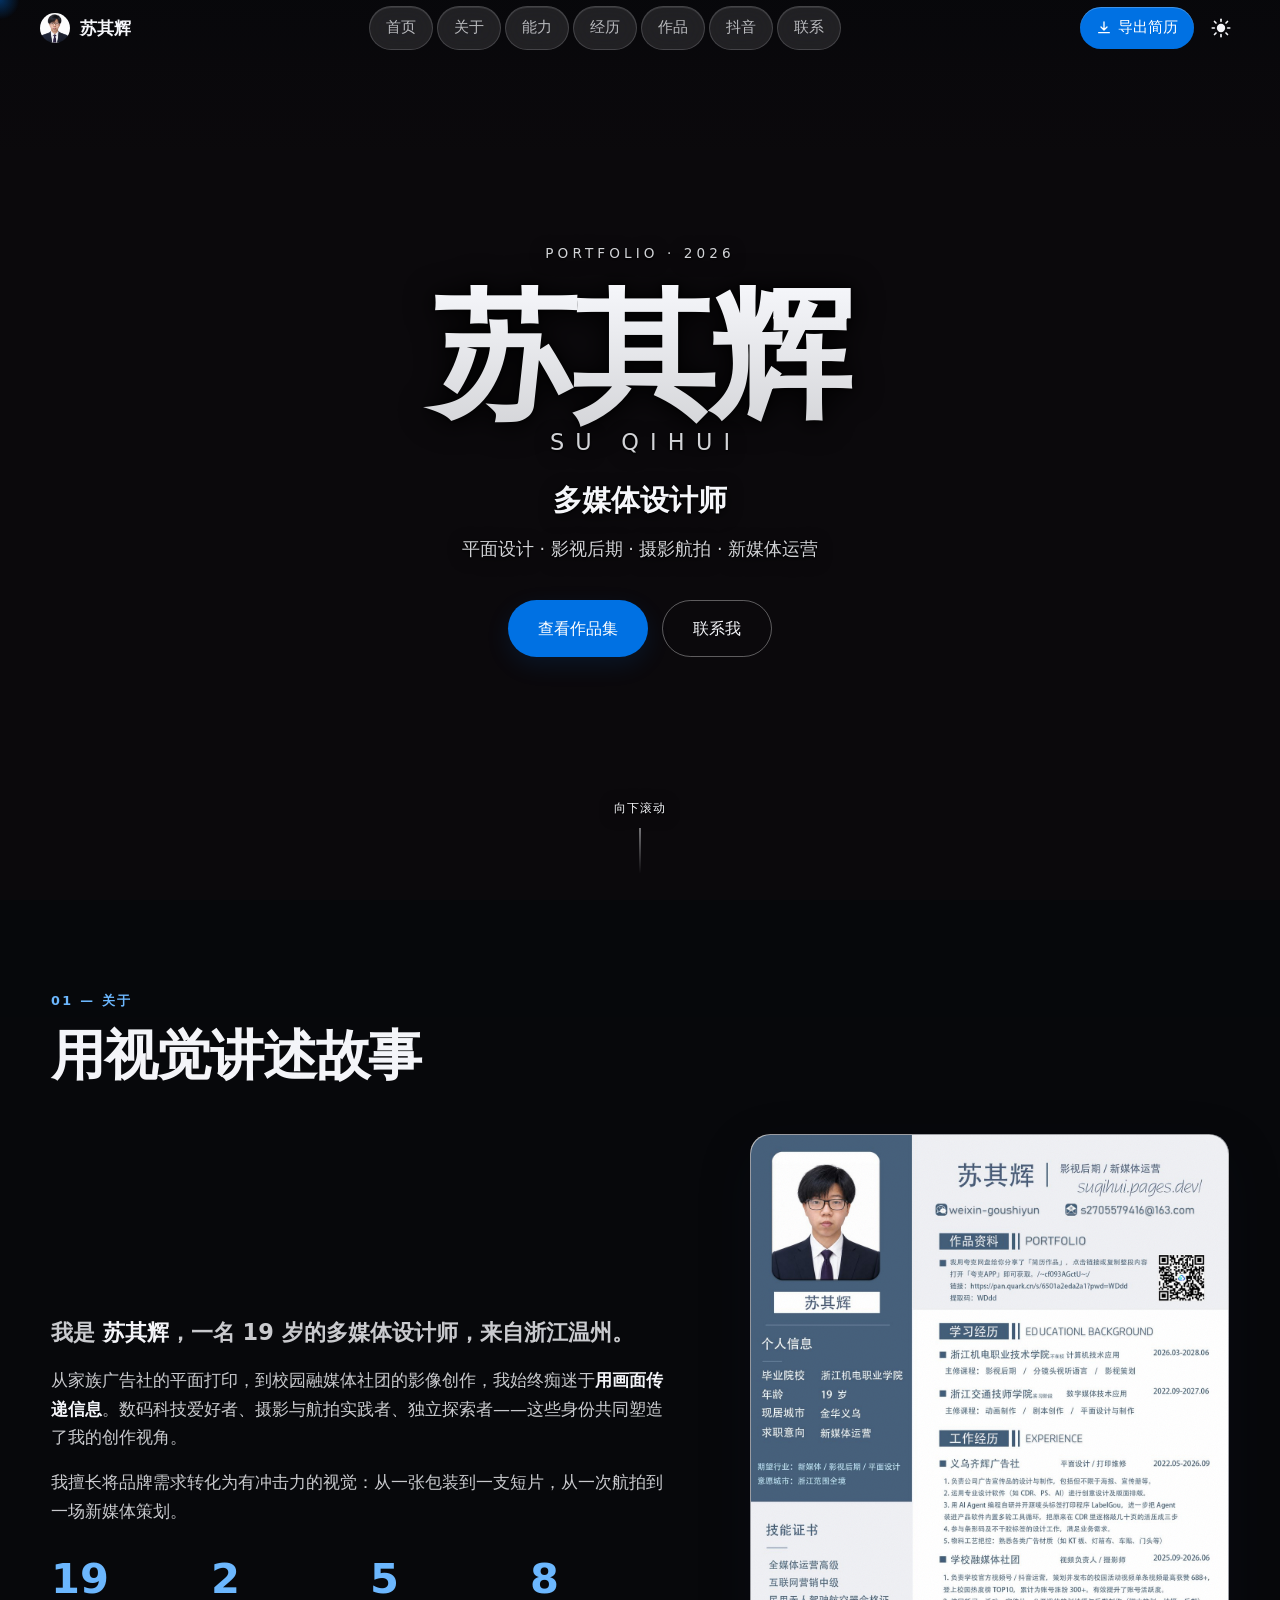
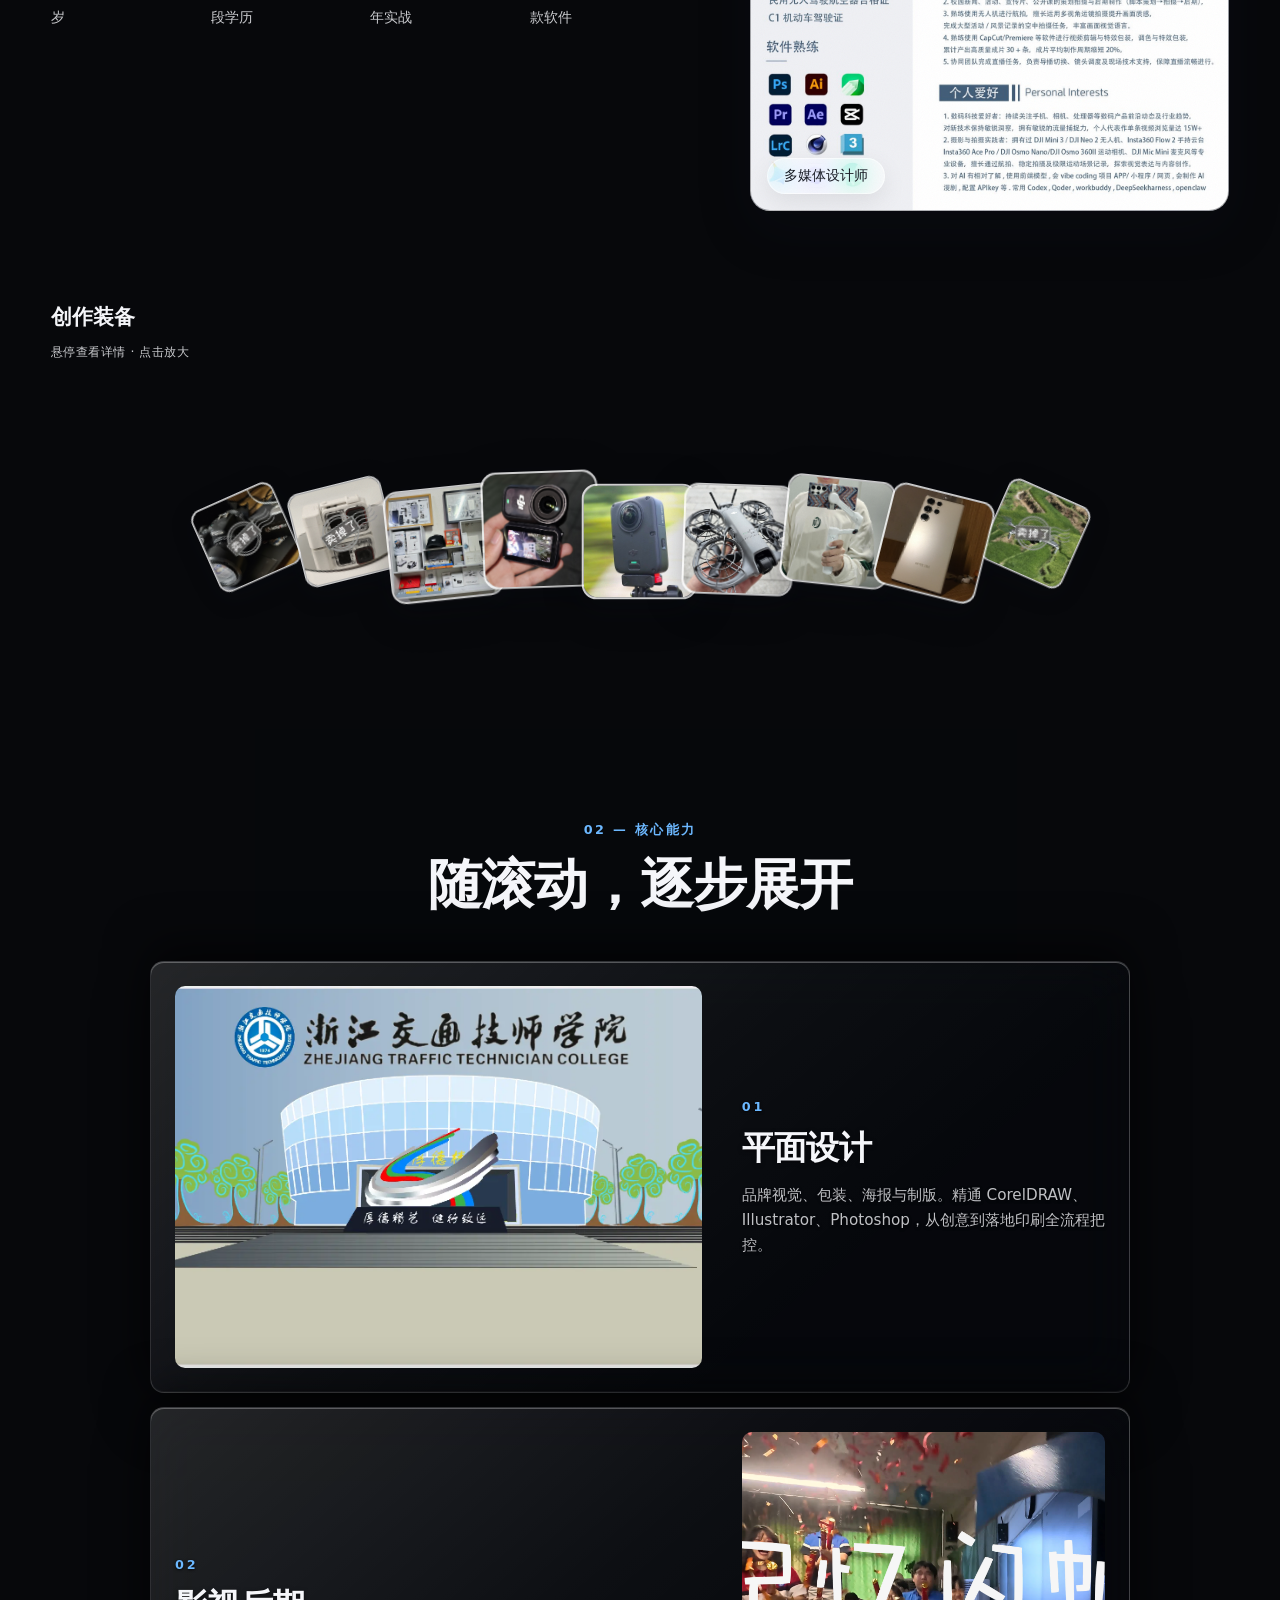
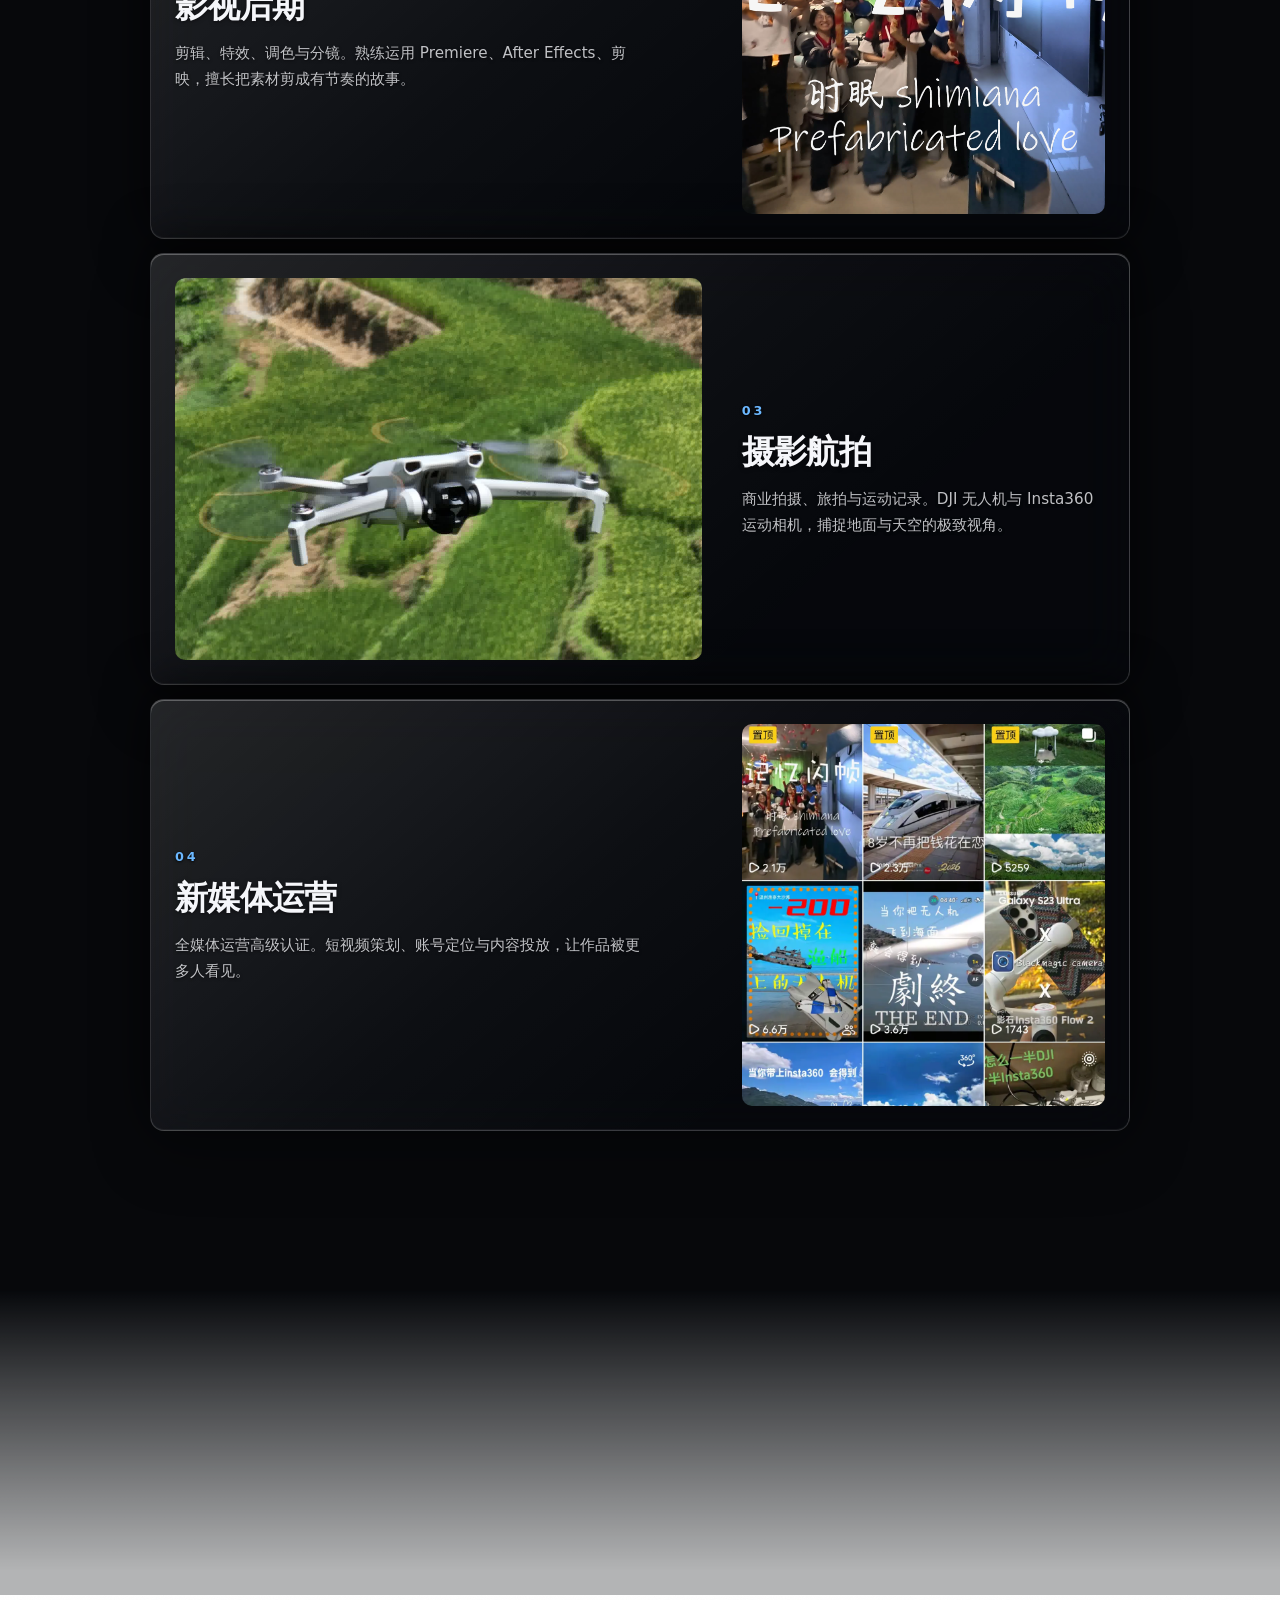
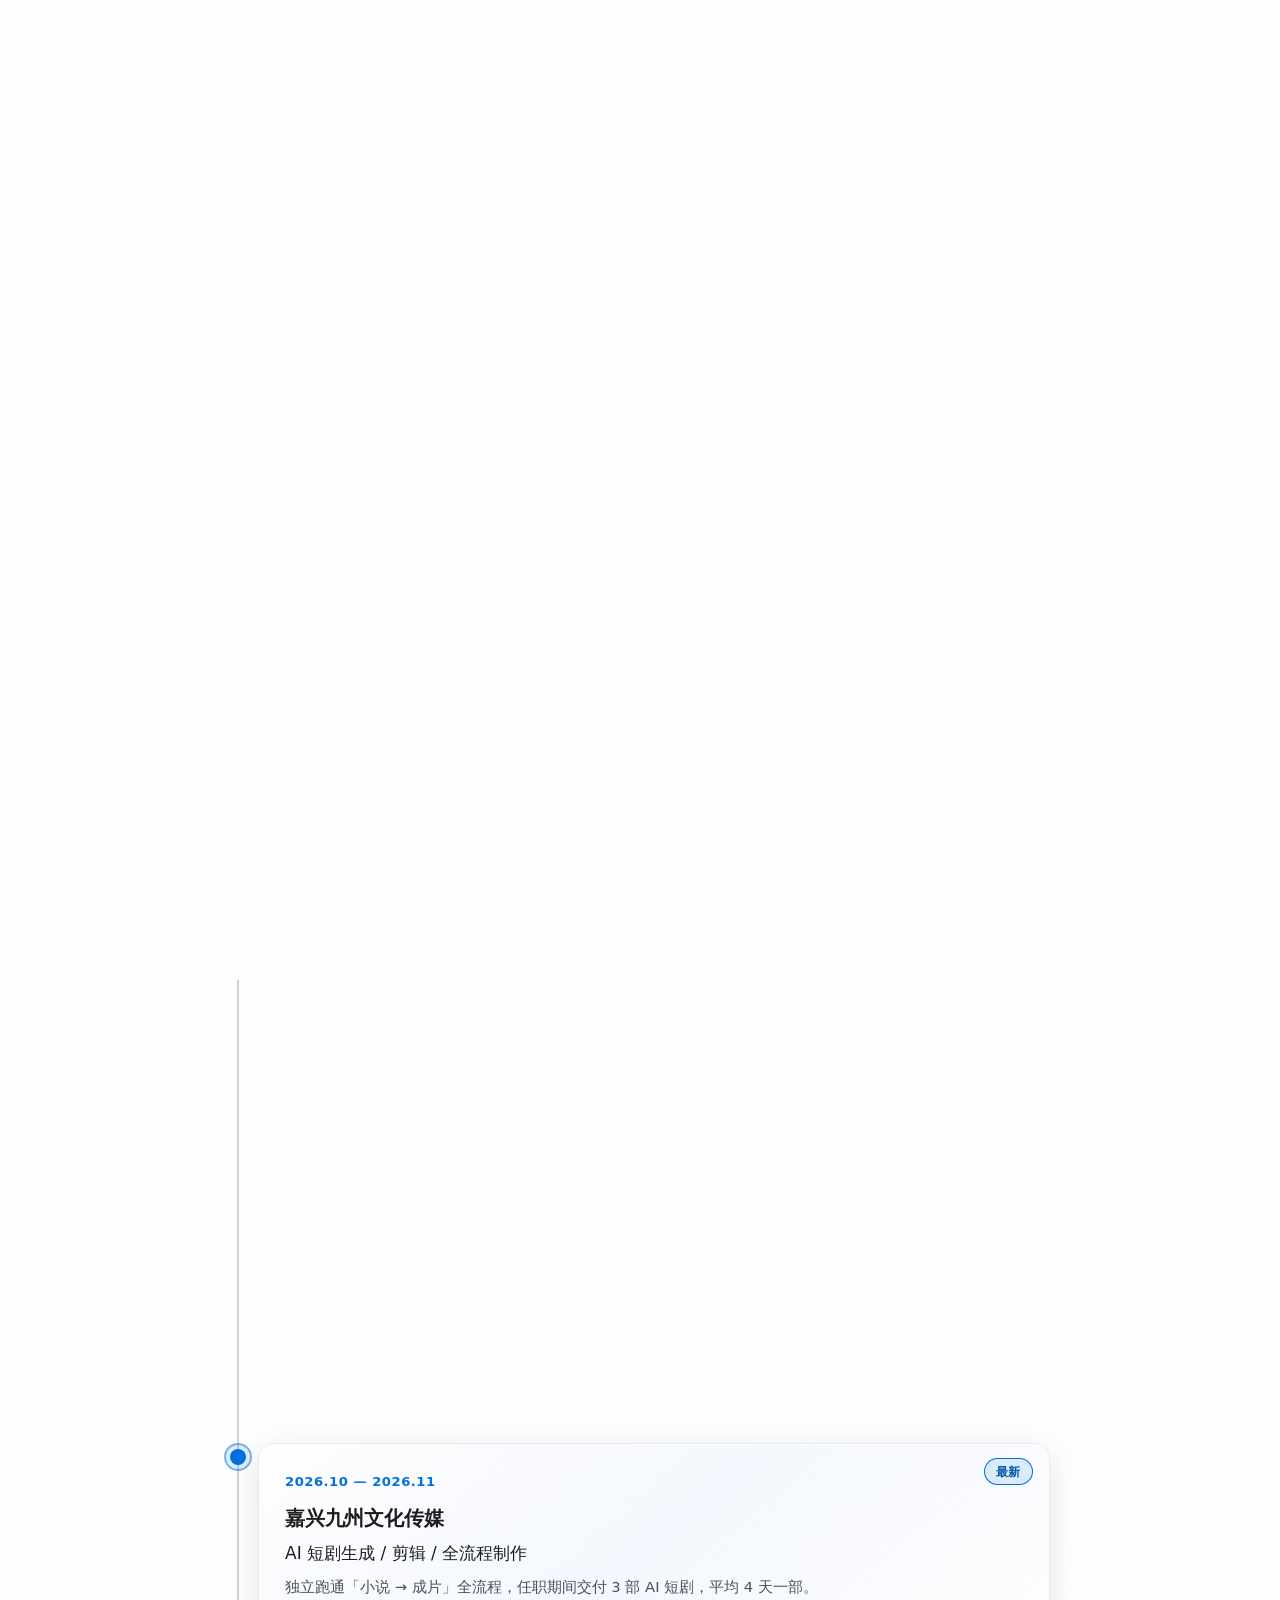
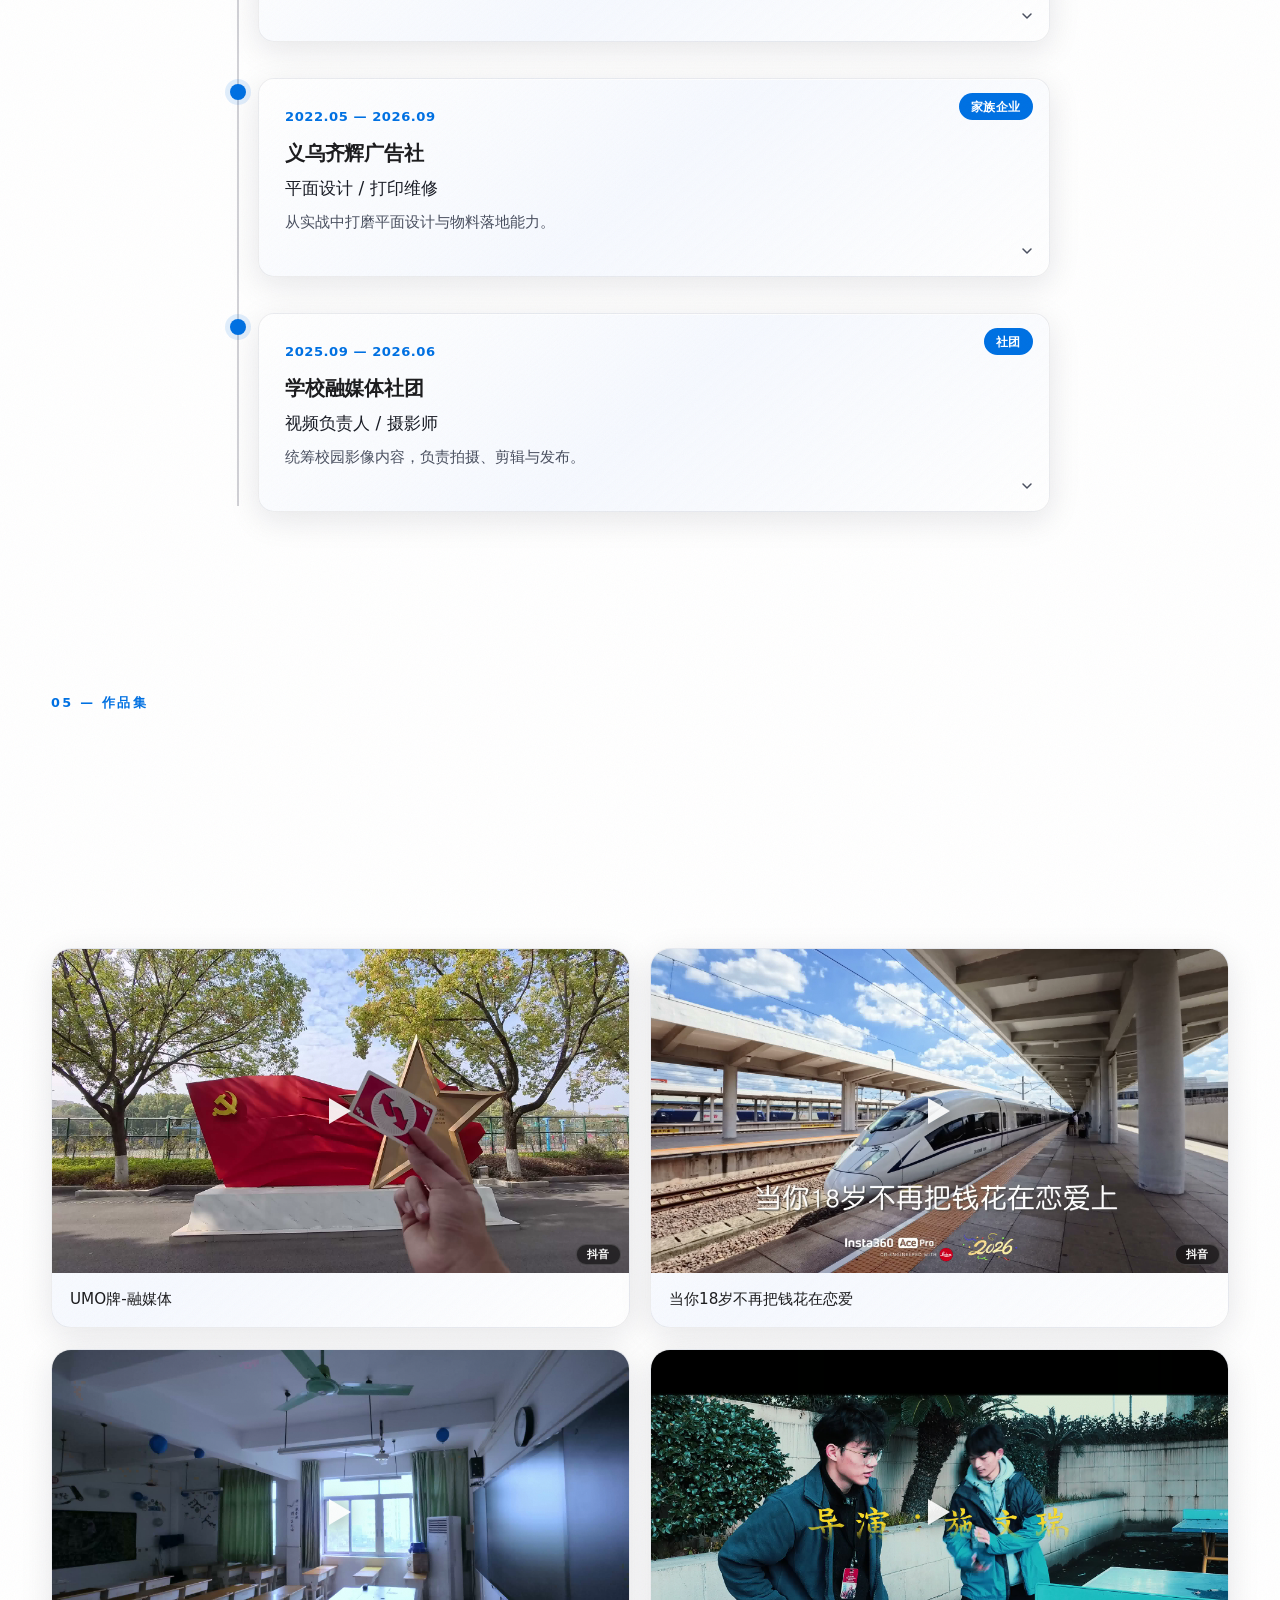
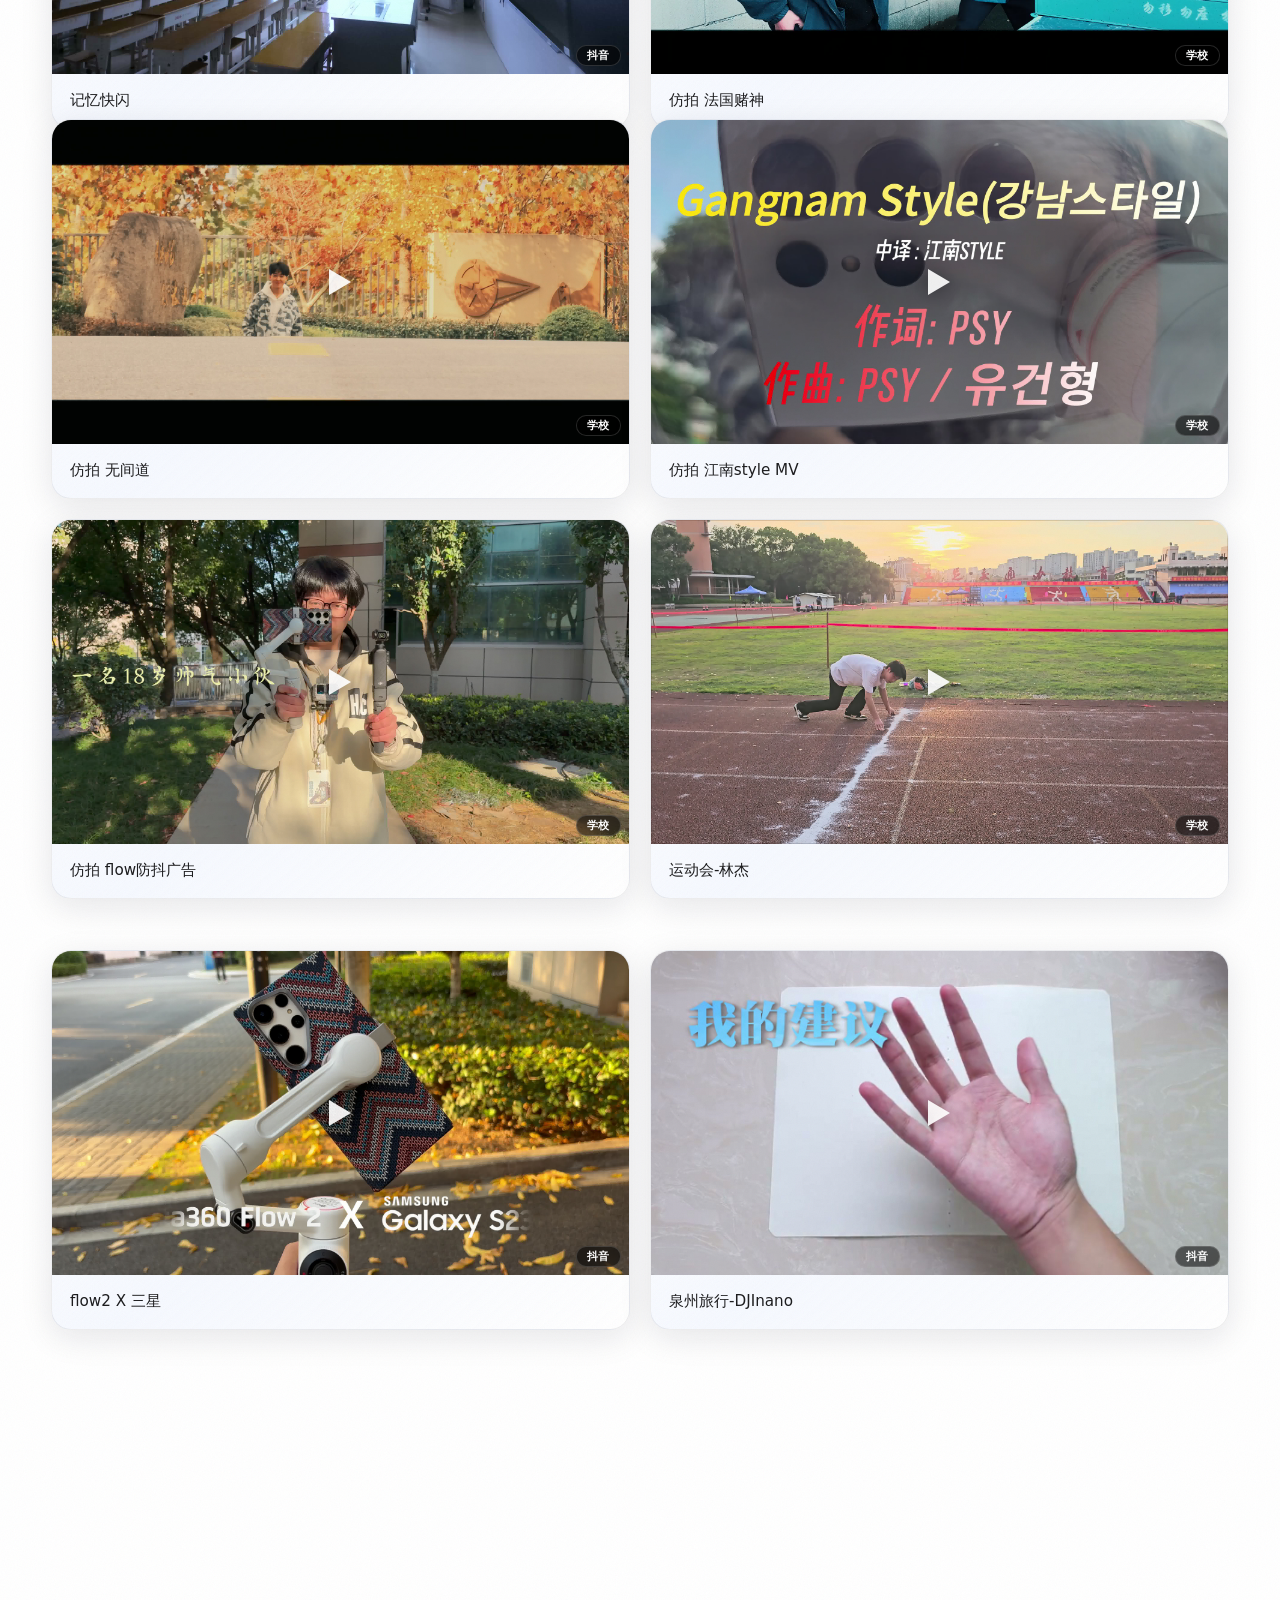
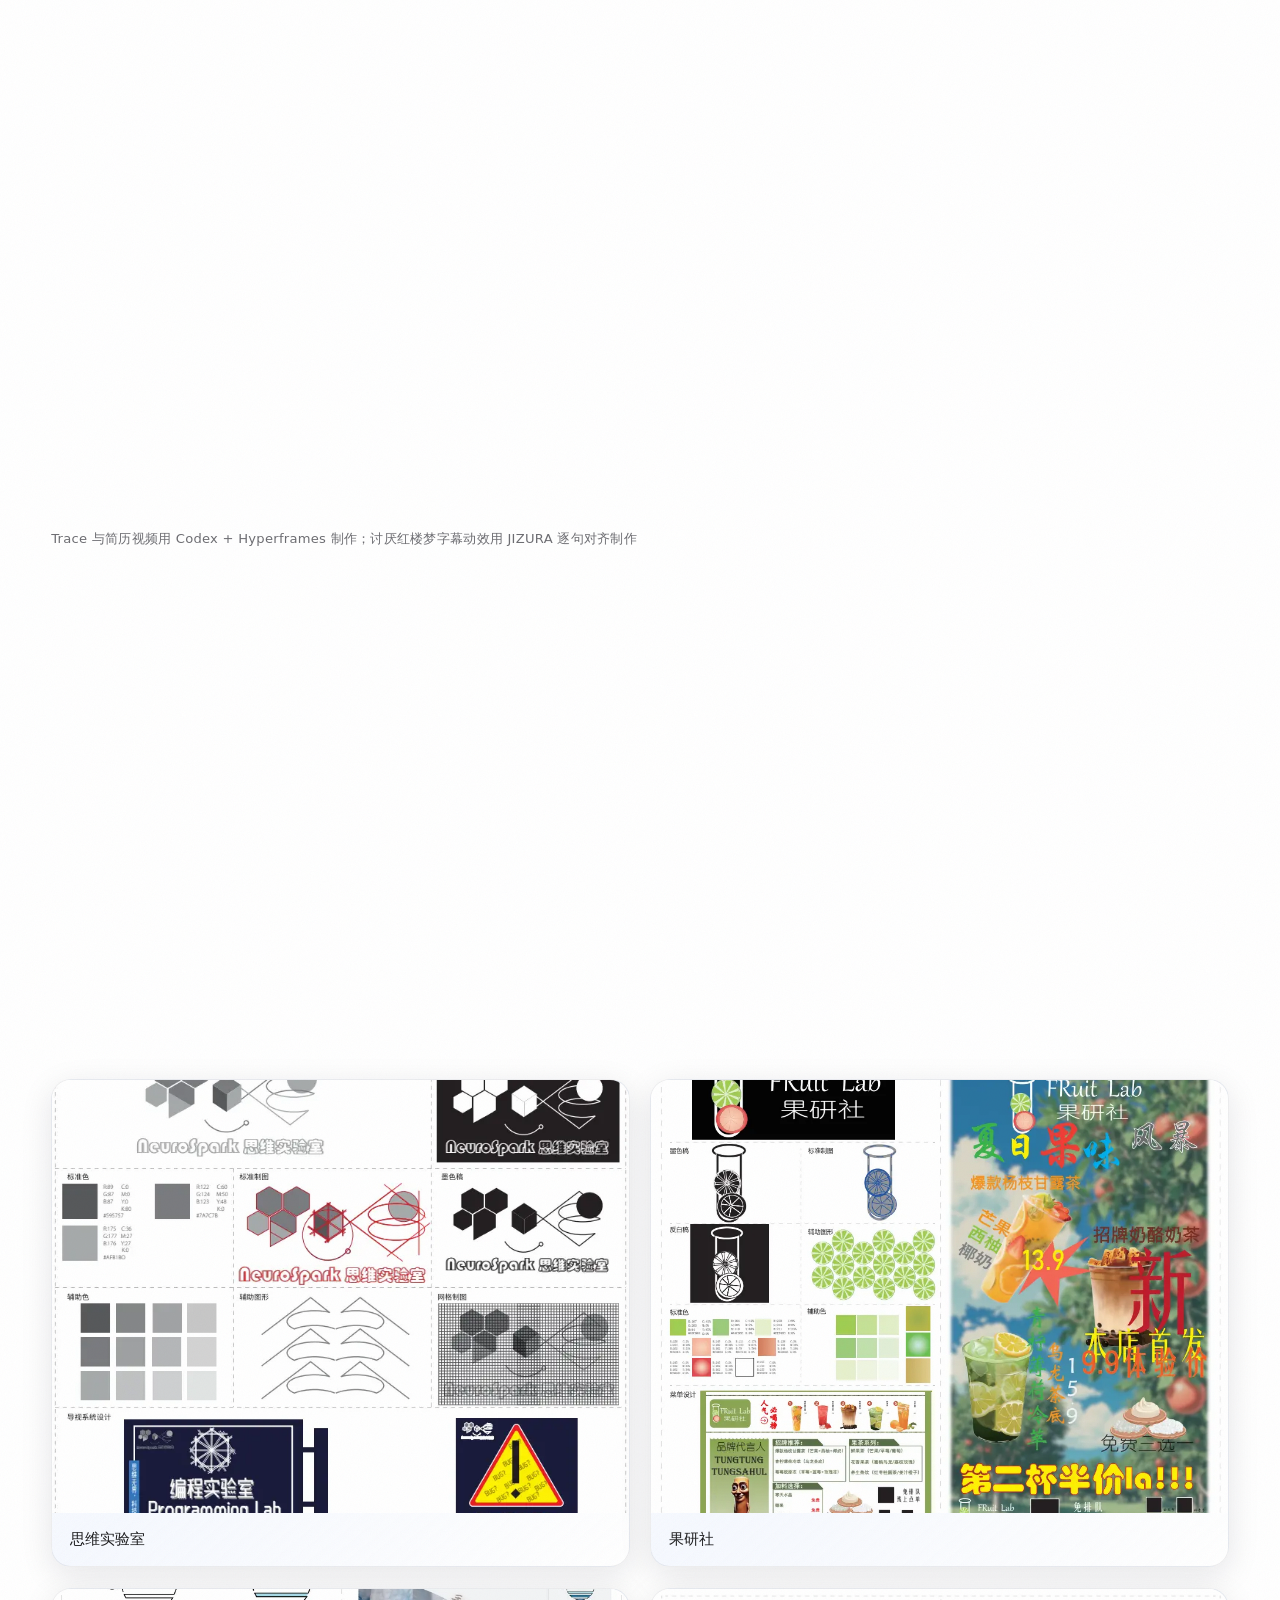
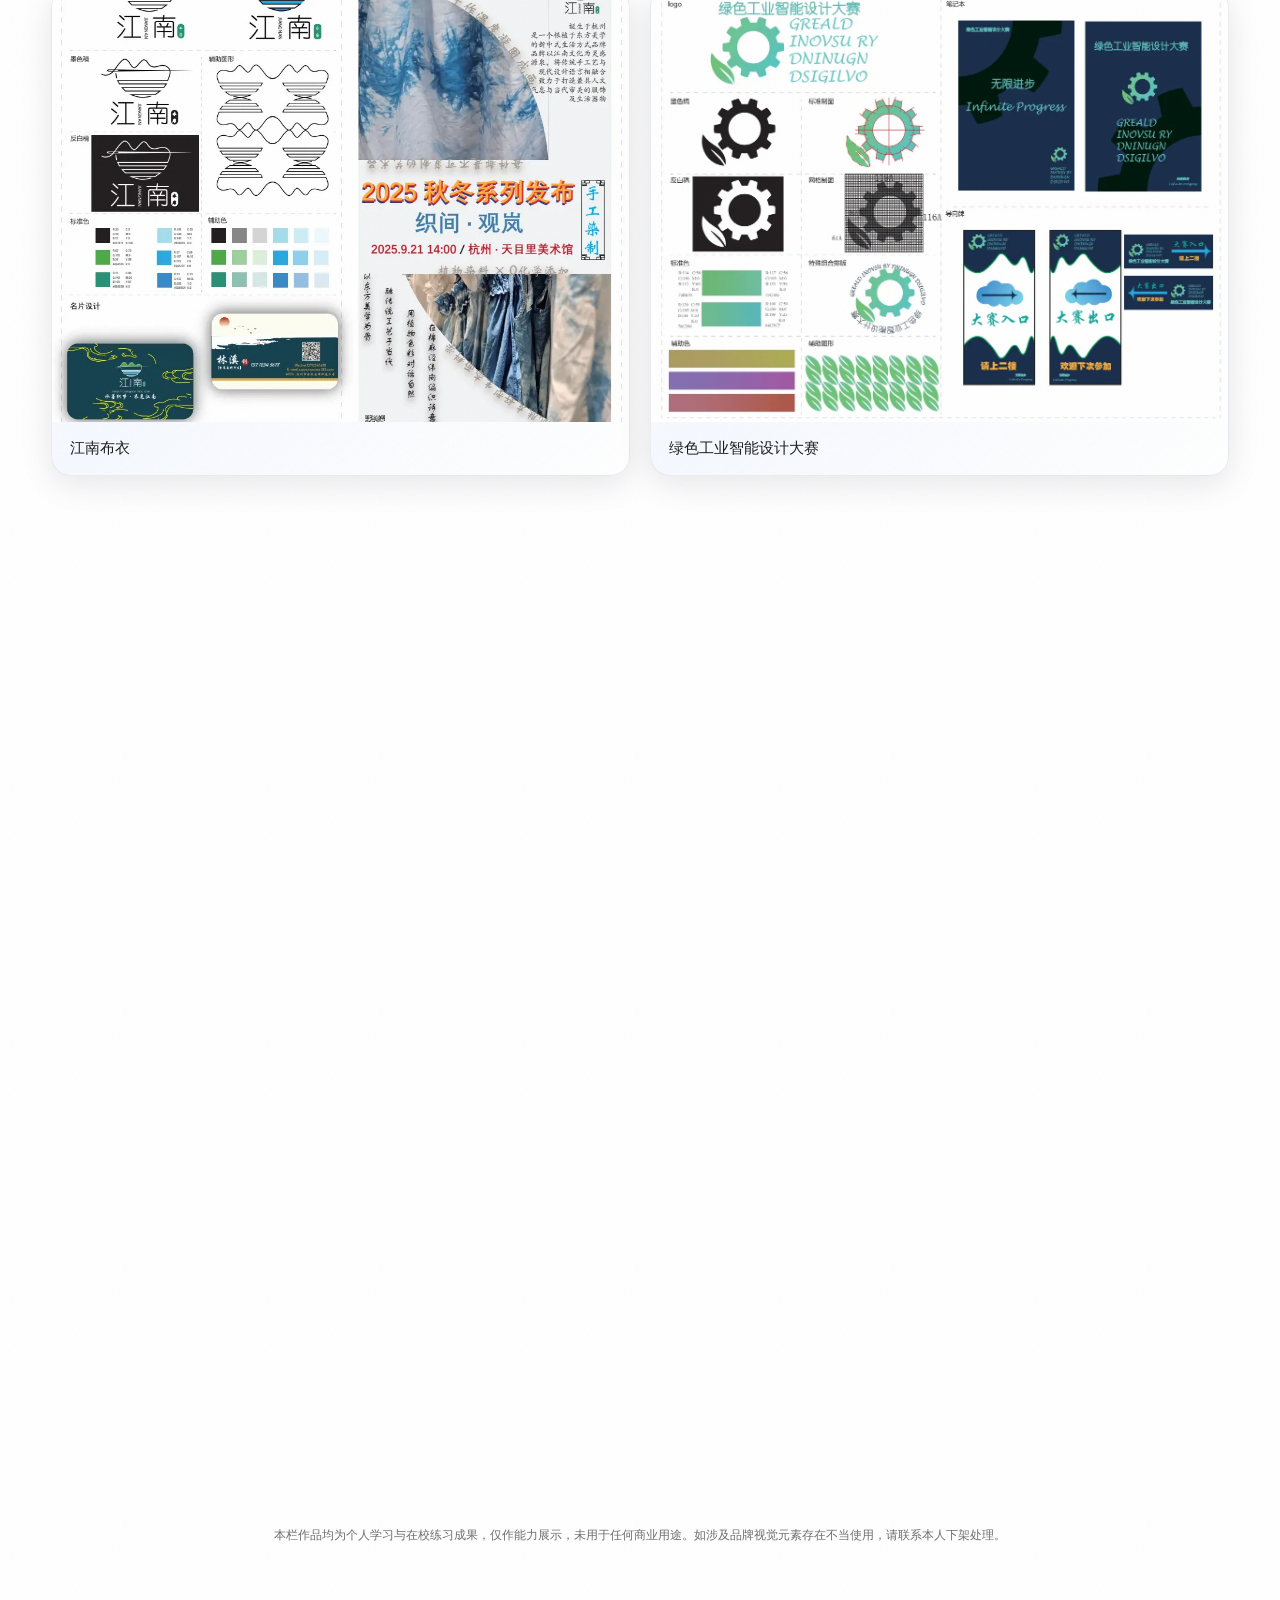
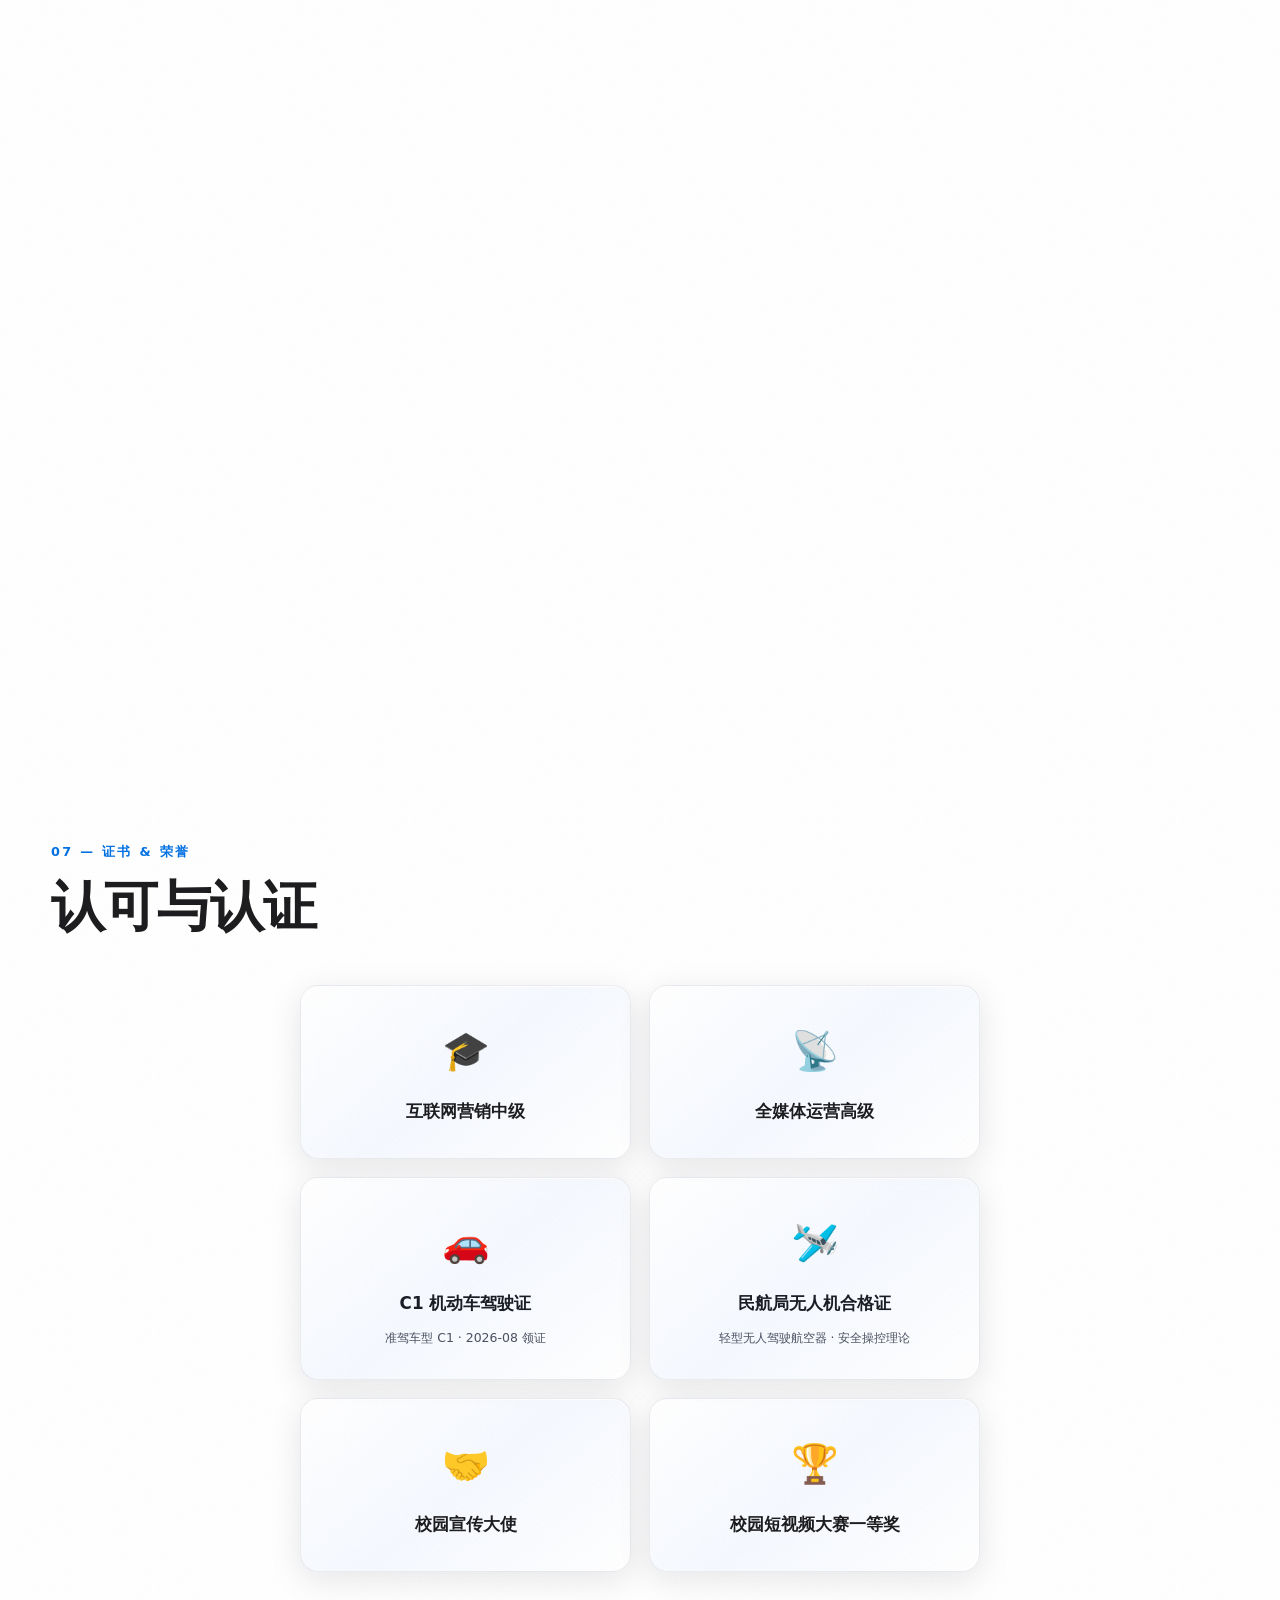
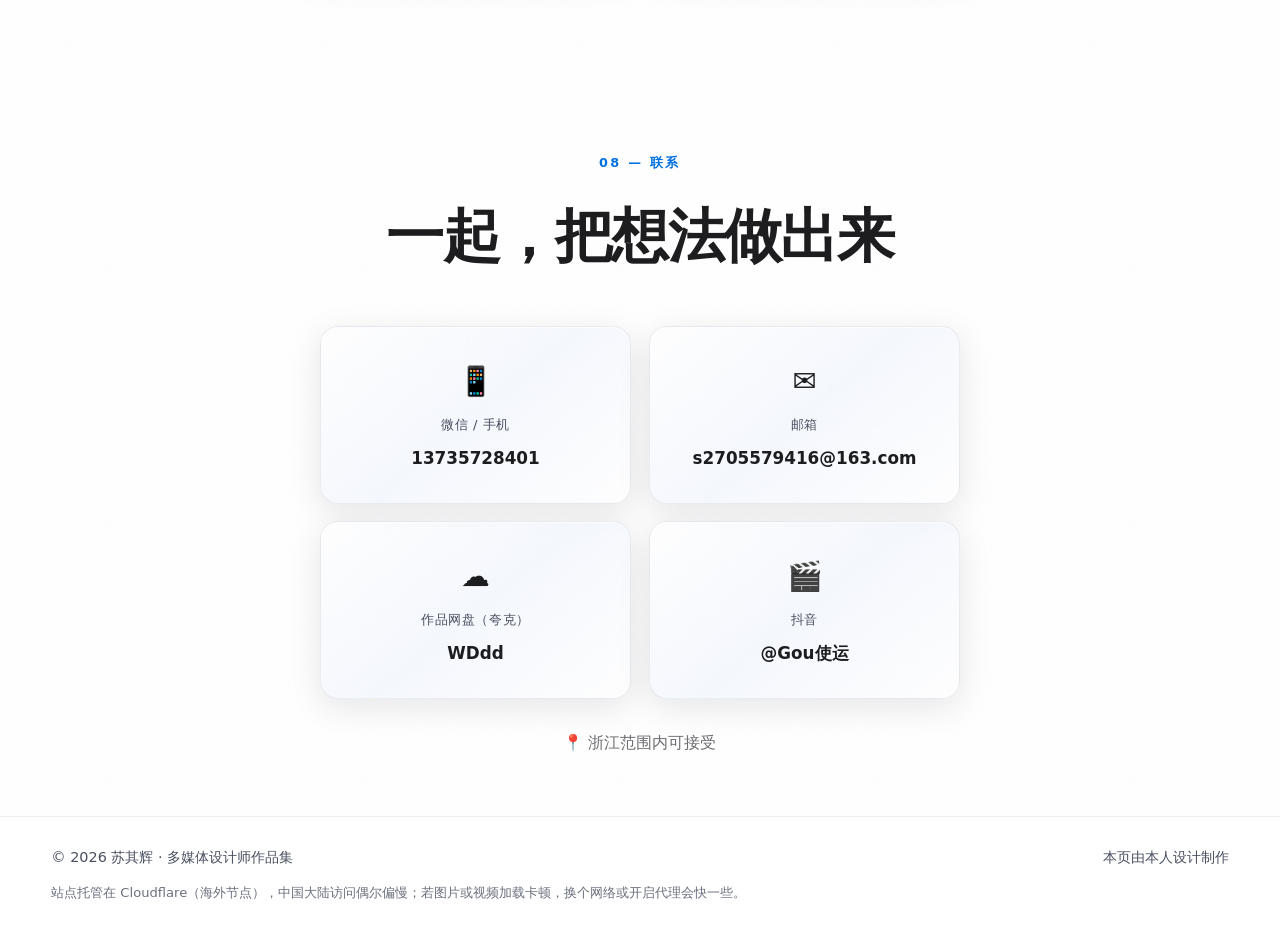
<file: index.html>
<!DOCTYPE html>
<html lang="zh-CN" data-theme="light">
<head>
<meta charset="UTF-8" />
<meta name="viewport" content="width=device-width, initial-scale=1, viewport-fit=cover" />
<title>苏其辉 · 多媒体设计师 | 作品集</title>
<meta name="description" content="苏其辉 — 多媒体设计师。平面设计 / 影视后期 / 摄影航拍 / 新媒体运营作品集。" />
<meta name="theme-color" content="#ffffff" />
<link rel="icon" href="assets/img/icons/favicon.svg" type="image/svg+xml" />
<link rel="stylesheet" href="css/v2-style.css?v=neo48" />
<script>
(function () {
  try {
    var t = localStorage.getItem('theme');
    if (!t) t = window.matchMedia('(prefers-color-scheme: light)').matches ? 'light' : 'dark';
    document.documentElement.setAttribute('data-theme', t);
  } catch (e) { document.documentElement.setAttribute('data-theme', 'light'); }
})();
</script>
</head>
<body>
<!-- 背景互动层：单击任意位置召唤 emoji（物理重力 / 弹跳 / 碰撞） -->
<canvas class="emoji-bg" id="emojiBg" aria-hidden="true"></canvas>
<!-- 本页为 mbl-resume-neo：毛玻璃（Frosted Glass）变体，玻璃配方见 css/v2-style.css 末尾 -->
<!-- 深色模式圆形扩散切换层 -->
<div class="theme-ripple" aria-hidden="true"></div>
<!-- 滚动进度条 -->
<div class="scroll-progress"></div>
<!-- 光标跟随光晕 -->
<div class="cursor-glow"></div>

<!-- ============ 顶部导航 ============ -->
<header class="nav" id="nav">
  <div class="nav__inner">
    <a href="#home" class="nav__brand" aria-label="苏其辉 首页">
      <span class="nav__logo"><img src="assets/img/resume/headshot.png" alt="苏其辉" /></span>
      <span class="nav__name">苏其辉</span>
    </a>
    <nav class="nav__links" id="navLinks" aria-label="主导航">
      <a href="#home" class="nav__link" data-section="home"><span>首页</span><span class="nav__link-num" aria-hidden="true">TOP</span></a>
      <a href="#about" class="nav__link" data-section="about"><span>关于</span><span class="nav__link-num" aria-hidden="true">01</span></a>
      <a href="#capabilities" class="nav__link" data-section="capabilities"><span>能力</span><span class="nav__link-num" aria-hidden="true">02</span></a>
      <a href="#experience" class="nav__link" data-section="experience"><span>经历</span><span class="nav__link-num" aria-hidden="true">04</span></a>
      <a href="#portfolio" class="nav__link" data-section="portfolio"><span>作品</span><span class="nav__link-num" aria-hidden="true">05</span></a>
      <a href="#douyin" class="nav__link" data-section="douyin"><span>抖音</span><span class="nav__link-num" aria-hidden="true">06</span></a>
      <a href="#contact" class="nav__link" data-section="contact"><span>联系</span><span class="nav__link-num" aria-hidden="true">08</span></a>
      <p class="nav__note">站点托管在 Cloudflare（海外节点），大陆访问偶尔偏慢，卡顿时可换个网络或开代理。</p>
    </nav>
    <div class="nav__actions">
      <a class="nav__export" href="assets/pdf/resume-su-qihui.pdf" download="苏其辉-影视后期-新媒体.pdf" rel="noopener" title="下载简历 PDF">
        <svg viewBox="0 0 24 24" width="16" height="16" aria-hidden="true"><path d="M12 3v12M7.5 10.5L12 15l4.5-4.5M4 19h16" stroke="currentColor" stroke-width="2" fill="none" stroke-linecap="round" stroke-linejoin="round"/></svg>
        <span class="nav__export-text">导出简历</span>
      </a>
      <button class="theme-toggle" id="themeToggle" aria-label="切换深色 / 浅色模式" title="切换主题">
        <svg class="icon-sun" viewBox="0 0 24 24" width="20" height="20" aria-hidden="true"><circle cx="12" cy="12" r="5" fill="currentColor"/><g stroke="currentColor" stroke-width="2" stroke-linecap="round"><line x1="12" y1="1.5" x2="12" y2="4"/><line x1="12" y1="20" x2="12" y2="22.5"/><line x1="1.5" y1="12" x2="4" y2="12"/><line x1="20" y1="12" x2="22.5" y2="12"/><line x1="4.2" y1="4.2" x2="6" y2="6"/><line x1="18" y1="18" x2="19.8" y2="19.8"/><line x1="4.2" y1="19.8" x2="6" y2="18"/><line x1="18" y1="6" x2="19.8" y2="4.2"/></g></svg>
        <svg class="icon-moon" viewBox="0 0 24 24" width="20" height="20" aria-hidden="true"><path fill="currentColor" d="M21 12.8A9 9 0 1 1 11.2 3a7 7 0 0 0 9.8 9.8z"/></svg>
      </button>
      <button class="nav__burger" id="navBurger" aria-label="打开菜单" aria-expanded="false">
        <span></span><span></span><span></span>
      </button>
    </div>
  </div>
</header>
<div class="nav-scrim" id="navScrim" aria-hidden="true"></div>

<!-- ============ 背景视频舞台：从页首一直 sticky 跟随到 02 核心能力 底部再掐掉 ============
     高度由 js/v2-main.js 按 #capabilities 的下沿实时量出来设，CSS 里不写死 -->
<div class="bg-stage" aria-hidden="true">
  <div class="bg-stage__pin">
    <video class="hero__video" autoplay muted loop playsinline preload="metadata"
           poster="assets/video/hero/hero-bg-first.jpg?v=1" tabindex="-1">
      <!-- 断点必须和 v2-style.css 里手机端首屏那组的 max-width:768px 保持一致，否则视口与处理会错位 -->
      <source media="(max-width: 768px)" src="assets/video/hero/hero-bg-m.mp4?v=3" type="video/mp4" />
      <source src="assets/video/hero/hero-bg.mp4?v=3" type="video/mp4" />
    </video>
    <div class="hero__scrim"></div>
  </div>
  <div class="bg-stage__end"></div>
</div>

<!-- ============ 首屏 Hero ============ -->
<section class="hero" id="home">
  <!-- 原 .hero__bg / .hero__glow 两层半透明渐变已撤：
       它们在 hero 内（z-index:1），会压在 body 级视频舞台（z-index:0）之上，
       等于给首屏蒙了一层乳白膜。视频就是首屏背景，不需要再叠装饰渐变。 -->
<!-- 头像：嵌入 hero__inner 文字流，紧贴名字上方 -->
  <div class="hero__inner">
    <p class="hero__eyebrow" data-reveal>PORTFOLIO · 2026</p>
    <h1 class="hero__title">
      <span class="hero__name" data-reveal data-reveal-delay="80">苏其辉</span>
      <span class="hero__en" data-reveal data-reveal-delay="160">SU QIHUI</span>
    </h1>
    <p class="hero__role" data-reveal data-reveal-delay="240">多媒体设计师</p>
    <p class="hero__tagline" data-reveal data-reveal-delay="320">平面设计 · 影视后期 · 摄影航拍 · 新媒体运营</p>
    <div class="hero__cta" data-reveal data-reveal-delay="400">
      <a href="#portfolio" class="btn btn--primary">查看作品集</a>
      <a href="#contact" class="btn btn--ghost">联系我</a>
    </div>
  </div>
  <a href="#about" class="hero__scroll" aria-label="向下滚动">
    <span class="hero__scroll-text">向下滚动</span>
    <span class="hero__scroll-line"></span>
  </a>
</section>

<!-- ============ 关于我 ============ -->
<section class="section about on-video" id="about">
  <div class="container">
    <p class="section__eyebrow" data-reveal>01 — 关于</p>
    <h2 class="section__title" data-reveal>用视觉讲述故事</h2>
    <div class="about__grid">
      <div class="about__text" data-reveal>
        <p class="about__lead">我是 <strong>苏其辉</strong>，一名 19 岁的多媒体设计师，来自浙江温州。</p>
        <p>从家族广告社的平面打印，到校园融媒体社团的影像创作，我始终痴迷于<strong>用画面传递信息</strong>。数码科技爱好者、摄影与航拍实践者、独立探索者——这些身份共同塑造了我的创作视角。</p>
        <p>我擅长将品牌需求转化为有冲击力的视觉：从一张包装到一支短片，从一次航拍到一场新媒体策划。</p>
        <ul class="about__stats">
          <li data-reveal><span class="num" data-count="19">0</span><em>岁</em></li>
          <li data-reveal data-reveal-delay="80"><span class="num" data-count="2">0</span><em>段学历</em></li>
          <li data-reveal data-reveal-delay="160"><span class="num" data-count="5">0</span><em>年实战</em></li>
          <li data-reveal data-reveal-delay="240"><span class="num" data-count="8">0</span><em>款软件</em></li>
        </ul>
      </div>
      <button class="about__card tilt-card" id="aboutCard" data-reveal data-reveal-delay="120" data-lightbox="solo" data-src="assets/img/resume/cv.jpg?v=2.9" data-title="苏其辉 个人简历" aria-label="点击查看个人简历大图">
        <img src="assets/img/resume/cv.jpg?v=2.9" alt="苏其辉 个人简历" />
        <span class="about__card-badge">多媒体设计师</span>
        <span class="about__card-overlay"><span class="about__card-overlay-text">点击查看大图</span></span>
      </button>
    </div>

    <!-- 装备散开展示 -->
    <div class="gear" data-reveal>
      <h3 class="gear__title">创作装备</h3>
      <p class="gear__hint">悬停查看详情 · 点击放大</p>
      <div class="gear__scatter">
        <!-- 左侧：卖掉的 -->
        <button class="gear__item gear__item--sold" data-lightbox="gear" data-src="assets/img/gear/canon200d.jpg" data-title="佳能 EOS 200D（已售）" data-angle="-24">
          <img src="assets/img/gear/canon200d.jpg" alt="佳能 EOS 200D" loading="lazy" /><img class="gear__stamp" src="assets/img/gear/sold-stamp.webp" alt="已售出" /><span class="gear__item-name">佳能 EOS 200D</span>
        </button>
        <button class="gear__item gear__item--sold" data-lightbox="gear" data-src="assets/img/gear/insta360acepro.jpg" data-title="Insta360 Ace Pro（已售）" data-angle="-14">
          <img src="assets/img/gear/insta360acepro.jpg" alt="Insta360 Ace Pro" loading="lazy" /><img class="gear__stamp" src="assets/img/gear/sold-stamp.webp" alt="已售出" /><span class="gear__item-name">Insta360 Ace Pro</span>
        </button>
        <!-- 中间：现有的5件 -->
        <button class="gear__item" data-lightbox="gear" data-src="assets/img/gear/collection-shelf.jpg" data-title="数码收藏柜" data-angle="-6">
          <img src="assets/img/gear/collection-shelf.jpg" alt="数码收藏柜" loading="lazy" /><span class="gear__item-name">数码收藏柜</span>
        </button>
        <button class="gear__item" data-lightbox="gear" data-src="assets/img/gear/djinano.jpg" data-title="DJI Osmo Nano" data-angle="-2">
          <img src="assets/img/gear/djinano.jpg" alt="DJI Osmo Nano" loading="lazy" /><span class="gear__item-name">DJI Osmo Nano</span>
        </button>
        <button class="gear__item" data-lightbox="gear" data-src="assets/img/gear/djiosmo360ii.jpg" data-title="DJI Osmo 360 II" data-angle="0">
          <img src="assets/img/gear/djiosmo360ii.jpg" alt="DJI Osmo 360 II" loading="lazy" /><span class="gear__item-name">DJI Osmo 360 II</span>
        </button>
        <button class="gear__item" data-lightbox="gear" data-src="assets/img/gear/djineo2.jpg" data-title="DJI Neo 2" data-angle="2">
          <img src="assets/img/gear/djineo2.jpg" alt="DJI Neo 2" loading="lazy" /><span class="gear__item-name">DJI Neo 2</span>
        </button>
        <button class="gear__item" data-lightbox="gear" data-src="assets/img/gear/insta360flow2.jpg" data-title="Insta360 Flow 2" data-angle="6">
          <img src="assets/img/gear/insta360flow2.jpg" alt="Insta360 Flow 2" loading="lazy" /><span class="gear__item-name">Insta360 Flow 2</span>
        </button>
        <button class="gear__item" data-lightbox="gear" data-src="assets/img/gear/samsung-s23ultra.jpg" data-title="三星 S23 Ultra" data-angle="14">
          <img src="assets/img/gear/samsung-s23ultra.jpg" alt="三星 S23 Ultra" loading="lazy" /><span class="gear__item-name">三星 S23 Ultra</span>
        </button>
        <!-- 右侧：卖掉的 -->
        <button class="gear__item gear__item--sold" data-lightbox="gear" data-src="assets/img/gear/djimini3.jpg" data-title="DJI Mini 3（已售）" data-angle="24">
          <img src="assets/img/gear/djimini3.jpg" alt="DJI Mini 3" loading="lazy" /><img class="gear__stamp" src="assets/img/gear/sold-stamp.webp" alt="已售出" /><span class="gear__item-name">DJI Mini 3</span>
        </button>
      </div>
    </div>
  </div>
</section>

<!-- ============ 能力叙事（堆叠卡片 · 滚动钉住） ============ -->
<section class="caps on-video" id="capabilities">
  <div class="caps__head">
    <p class="section__eyebrow">02 — 核心能力</p>
    <h2 class="section__title">随滚动，逐步展开</h2>
  </div>
  <div class="caps__stack">
    <article class="caps__card">
      <figure class="caps__shot"><img src="assets/img/portfolio/ai/01-school-building.webp" alt="平面设计作品" /></figure>
      <div class="caps__body">
        <span class="caps__num">01</span>
        <h3>平面设计</h3>
        <p>品牌视觉、包装、海报与制版。精通 CorelDRAW、Illustrator、Photoshop，从创意到落地印刷全流程把控。</p>
      </div>
    </article>
    <article class="caps__card caps__card--flip">
      <figure class="caps__shot"><img src="assets/img/memory-flash-cover.jpg" alt="影视后期作品" /></figure>
      <div class="caps__body">
        <span class="caps__num">02</span>
        <h3>影视后期</h3>
        <p>剪辑、特效、调色与分镜。熟练运用 Premiere、After Effects、剪映，擅长把素材剪成有节奏的故事。</p>
      </div>
    </article>
    <article class="caps__card">
      <figure class="caps__shot"><img src="assets/img/gear/djimini3.jpg" alt="摄影航拍" /></figure>
      <div class="caps__body">
        <span class="caps__num">03</span>
        <h3>摄影航拍</h3>
        <p>商业拍摄、旅拍与运动记录。DJI 无人机与 Insta360 运动相机，捕捉地面与天空的极致视角。</p>
      </div>
    </article>
    <article class="caps__card caps__card--flip">
      <figure class="caps__shot"><img src="assets/img/douyin-profile-new.webp" alt="新媒体运营" /></figure>
      <div class="caps__body">
        <span class="caps__num">04</span>
        <h3>新媒体运营</h3>
        <p>全媒体运营高级认证。短视频策划、账号定位与内容投放，让作品被更多人看见。</p>
      </div>
    </article>
  </div>
</section>

<!-- ============ 技能 ============ -->
<section class="section skills" id="skills">
  <div class="container">
    <p class="section__eyebrow" data-reveal>03 — 软件熟练度</p>
    <h2 class="section__title" data-reveal>工具，是手的延伸</h2>
    <div class="skills__radar-wrap" data-reveal>
      <svg class="skills__radar" id="skillRadar" viewBox="0 0 300 300" width="300" height="300"></svg>
    </div>
    <div class="skills__icons" data-reveal>
      <button class="skill-icon" data-skill="0"><img src="assets/img/skills/coreldraw.svg" alt="CorelDRAW" /><span class="skill-icon__label">CorelDRAW</span></button>
      <button class="skill-icon" data-skill="1"><img src="assets/img/skills/photoshop.svg" alt="Photoshop" /><span class="skill-icon__label">Photoshop</span></button>
      <button class="skill-icon" data-skill="2"><img src="assets/img/skills/illustrator.svg" alt="Illustrator" /><span class="skill-icon__label">Illustrator</span></button>
      <button class="skill-icon" data-skill="3"><img src="assets/img/skills/capcut.svg" alt="CapCut" /><span class="skill-icon__label">剪映</span></button>
      <button class="skill-icon" data-skill="4"><img src="assets/img/skills/premiere.svg" alt="Premiere Pro" /><span class="skill-icon__label">Premiere</span></button>
      <button class="skill-icon" data-skill="5"><img src="assets/img/skills/aftereffects.svg" alt="After Effects" /><span class="skill-icon__label">AE</span></button>
      <button class="skill-icon" data-skill="6"><img src="assets/img/skills/lightroom.svg" alt="Lightroom" /><span class="skill-icon__label">Lightroom</span></button>
      <button class="skill-icon" data-skill="7"><img src="assets/img/skills/cinema4d.svg" alt="Cinema 4D" /><span class="skill-icon__label">Cinema 4D</span></button>
    </div>
    <div class="skills__ai" data-reveal>
      <p class="skills__ai-label">AI 工具</p>
      <div class="skills__ai-icons">
        <div class="skill-icon skill-icon--ai ai-codex"><img src="assets/img/skills/codex.svg" alt="Codex" /><span class="skill-icon__label">Codex</span></div>
        <div class="skill-icon skill-icon--ai ai-workbuddy"><img src="assets/img/skills/workbuddy.svg" alt="WorkBuddy" /><span class="skill-icon__label">WorkBuddy</span></div>
        <div class="skill-icon skill-icon--ai ai-qwen"><img src="assets/img/skills/qwen.svg" alt="通义千问" /><span class="skill-icon__label">通义千问</span></div>
        <div class="skill-icon skill-icon--ai ai-jimeng"><img src="assets/img/skills/jimeng.svg" alt="即梦" /><span class="skill-icon__label">即梦</span></div>
      </div>
    </div>
  </div>
</section>

<!-- ============ 教育 & 经历（移到作品前面） ============ -->
<section class="section timeline" id="experience">
  <div class="container">
    <p class="section__eyebrow" data-reveal>04 — 教育 &amp; 经历</p>
    <h2 class="section__title" data-reveal>一路走来</h2>
    <div class="tl">
      <div class="tl__item" data-reveal>
        <span class="tl__dot"></span>
        <div class="tl__card">
          <span class="tl__date">2022.09 — 2027.06（开启实习）</span>
          <h3 class="tl__title">浙江交通技师学院 <span class="tl__badge">中专/中技</span></h3>
          <p class="tl__sub">数字媒体技术应用</p>
          <p class="tl__meta">主修：动画制作 / 剧本创作 / 平面设计与制作</p>
        </div>
      </div>
      <div class="tl__item" data-reveal>
        <span class="tl__dot"></span>
        <div class="tl__card">
          <span class="tl__date">2026.03 — 2028.06</span>
          <h3 class="tl__title">浙江机电职业技术学院 <em>（函授）</em><span class="tl__badge">大专</span></h3>
          <p class="tl__sub">计算机技术应用</p>
          <p class="tl__meta">主修：影视后期 / 分镜头视听语言 / 影视策划</p>
        </div>
      </div>
      <div class="tl__item tl__item--latest" data-reveal>
        <span class="tl__dot"></span>
        <div class="tl__card">
          <span class="tl__date">2026.10 — 2026.11</span>
          <h3 class="tl__title">嘉兴九州文化传媒 <span class="tl__badge tl__badge--now">最新</span></h3>
          <p class="tl__sub">AI 短剧生成 / 剪辑 / 全流程制作</p>
          <p class="tl__meta">独立跑通「小说 → 成片」全流程，任职期间交付 3 部 AI 短剧，平均 4 天一部。</p>
          <button class="tl__toggle" aria-label="展开详情">
            <svg class="tl__arrow" width="12" height="12" viewBox="0 0 12 12" aria-hidden="true"><path d="M2 4l4 4 4-4" stroke="currentColor" stroke-width="1.5" fill="none" stroke-linecap="round" stroke-linejoin="round"/></svg>
          </button>
          <div class="tl__detail">
            <div class="tl__stats">
              <span class="tl__stat"><b>3</b>部 AI 短剧交付</span>
              <span class="tl__stat"><b>4</b>天 / 部 · 平均周期</span>
              <span class="tl__stat"><b>7</b>个专职 Agent 协作</span>
            </div>
            <ol class="tl__flow" aria-label="AI 短剧全流程">
              <li><span>小说</span></li>
              <li><span>梳理框架</span></li>
              <li><span>角色形象 · 梗概</span></li>
              <li><span>文件分类</span></li>
              <li><span>章节分文</span></li>
              <li><span>内容分镜</span></li>
              <li><span>旁白稿</span></li>
              <li><span>Seedance 2.5 分镜稿</span></li>
              <li><span>批量部署至平台</span></li>
              <li><span>剪辑</span></li>
              <li><span>交付</span></li>
            </ol>
            <p>1. 全流程独立闭环：从一部小说出发梳理故事框架、角色形象与梗概，完成文件分类与章节分文，产出内容分镜、旁白稿与 Seedance 2.5 分镜稿，批量部署至生成平台，再经剪辑、逐镜高清增强与审核交付成片。</p>
            <p>2. 产能与提速：任职期间完成 3 部 AI 短剧；用 Agent 承接切章、分镜展开、平台装配等重复环节，平均 4 天交付一部，制作周期仍在逐部压缩。</p>
            <p>3. 自研 skill 产线：自行撰写分镜、旁白标注、切章校验、平台装配等 skill 与脚本，把个人经验固化成 Agent 可执行的固定口径——分章拼回零差异、旁白 Word 自动着色、脚本批量出分镜。</p>
            <p>4. 质量与成本闸：建立镜头评审、生成前检查与逐镜高清增强的质检链路，问题镜头只重跑单镜；按平台积分单价排产核算，避免整集返工。</p>
            <p>5. 多智能体协作：把产线拆给 7 个专职 Agent（总管 / 原著分析 / 分镜脚本 / 装配 / 素材管家 / 评审 / 执行），人工只在评审通过后签字授权，其余环节按口径自动执行。</p>
          </div>
        </div>
      </div>
      <div class="tl__item" data-reveal>
        <span class="tl__dot"></span>
        <div class="tl__card">
          <span class="tl__date">2022.05 — 2026.09</span>
          <h3 class="tl__title">义乌齐辉广告社 <span class="tl__badge">家族企业</span></h3>
          <p class="tl__sub">平面设计 / 打印维修</p>
          <p class="tl__meta">从实战中打磨平面设计与物料落地能力。</p>
          <button class="tl__toggle" aria-label="展开详情">
            <svg class="tl__arrow" width="12" height="12" viewBox="0 0 12 12" aria-hidden="true"><path d="M2 4l4 4 4-4" stroke="currentColor" stroke-width="1.5" fill="none" stroke-linecap="round" stroke-linejoin="round"/></svg>
          </button>
          <div class="tl__detail">
            <p>1. 负责公司广告宣传品的设计与制作，包括但不限于海报、宣传册等。</p>
            <p>2. 运用专业设计软件（如 CDR、PS、AI）进行创意设计及版面排版。</p>
            <p>3. 用 AI Agent 编程自研并开源唛头标签打印程序 LabelGou，进一步把 Agent 装进产品软件内置多轮工具循环，把原来在 CDR 里逐格敲几十页的活压成三步</p>
            <p>4. 参与条形码及不干胶标签的设计工作，满足业务需求。</p>
            <p>5. 物料工艺把控：熟悉各类广告材质（如 KT 板、灯箱布、车贴、门头灯）</p>
          </div>
        </div>
      </div>
      <div class="tl__item" data-reveal>
        <span class="tl__dot"></span>
        <div class="tl__card">
          <span class="tl__date">2025.09 — 2026.06</span>
          <h3 class="tl__title">学校融媒体社团 <span class="tl__badge">社团</span></h3>
          <p class="tl__sub">视频负责人 / 摄影师</p>
          <p class="tl__meta">统筹校园影像内容，负责拍摄、剪辑与发布。</p>
          <button class="tl__toggle" aria-label="展开详情">
            <svg class="tl__arrow" width="12" height="12" viewBox="0 0 12 12" aria-hidden="true"><path d="M2 4l4 4 4-4" stroke="currentColor" stroke-width="1.5" fill="none" stroke-linecap="round" stroke-linejoin="round"/></svg>
          </button>
          <div class="tl__detail">
            <p>1. 负责学校官方视频号 / 抖音运营，策划并发布的校园活动视频单条视频最高获赞 688+，登上校园热度榜 TOP10，累计为账号涨粉 300+。有效提升了账号活跃度。</p>
            <p>2. 校园新闻、活动、宣传片、公开课的策划拍摄与后期制作（脚本策划→拍摄→后期）</p>
            <p>3. 熟练使用无人机进行航拍，擅长运用多视角运镜拍摄提升画面质感，完成大型活动 / 风景记录的空中拍摄任务，丰富画面视觉语言。</p>
            <p>4. 熟练使用 CapCut/Premiere 等软件进行视频剪辑与特效包装，调色与特效包装，累计产出高质量成片 30+ 条，成片平均制作周期缩短 20%。</p>
            <p>5. 协同团队完成直播任务，负责导播切换、镜头调度及现场技术支持，保障直播流畅进行。</p>
          </div>
        </div>
      </div>
  </div>
</section>

<!-- ============ 作品集 ============ -->
<section class="section portfolio" id="portfolio">
  <div class="container">
    <p class="section__eyebrow" data-reveal>05 — 作品集</p>
    <h2 class="section__title" data-reveal>精选案例</h2>
    <div class="tabs" id="portfolioTabs" data-reveal>
      <button class="tab is-active" data-filter="all">全部</button>
      <button class="tab" data-filter="video">视频作品</button>
      <button class="tab" data-filter="vibecoding">VibeCoding</button>
      <button class="tab" data-filter="ai">AI 平面设计</button>
      <button class="tab" data-filter="cdr">CDR 制版</button>
    </div>

    <!-- 视频（保留 9 个：①UMO牌 ②18岁恋爱 ③记忆快闪 ④法国赌神 ⑤无间道 ⑥江南style ⑦flow防抖 ⑧运动会 ⑪flow2三星） -->
    <div class="gallery gallery--video" data-group="video">
      <figure class="card card--video card--interactive" data-reveal>
        <button class="card__img" data-lightbox="video" data-src="assets/video/douyin/douyin-01.mp4" data-poster="assets/video/douyin/douyin-01.jpg" data-title="UMO牌-融媒体">
          <img class="card__poster" src="assets/video/douyin/douyin-01.jpg" alt="UMO牌-融媒体" loading="lazy" onerror="this.style.display='none';this.parentElement.classList.add('no-poster')" />
          <span class="card__play">▶</span>
          <span class="card__tag">抖音</span>
        </button>
        <figcaption class="card__cap">UMO牌-融媒体</figcaption>
      </figure>
      <figure class="card card--video" data-reveal data-reveal-delay="60">
        <button class="card__img" data-lightbox="video" data-src="assets/video/douyin/douyin-06.mp4" data-poster="assets/video/douyin/douyin-06.jpg" data-title="当你18岁不再把钱花在恋爱">
          <img class="card__poster" src="assets/video/douyin/douyin-06.jpg" alt="当你18岁不再把钱花在恋爱" loading="lazy" onerror="this.style.display='none';this.parentElement.classList.add('no-poster')" />
          <span class="card__play">▶</span>
          <span class="card__tag">抖音</span>
        </button>
        <figcaption class="card__cap">当你18岁不再把钱花在恋爱</figcaption>
      </figure>
      <figure class="card card--video" data-reveal data-reveal-delay="120">
        <button class="card__img" data-lightbox="video" data-src="assets/video/douyin/douyin-09.mp4" data-poster="assets/video/douyin/douyin-09.jpg" data-title="记忆快闪">
          <img class="card__poster" src="assets/video/douyin/douyin-09.jpg" alt="记忆快闪" loading="lazy" onerror="this.style.display='none';this.parentElement.classList.add('no-poster')" />
          <span class="card__play">▶</span>
          <span class="card__tag">抖音</span>
        </button>
        <figcaption class="card__cap">记忆快闪</figcaption>
      </figure>
      <figure class="card card--video" data-reveal data-reveal-delay="180">
        <button class="card__img" data-lightbox="video" data-src="assets/video/school/school-04.mp4" data-poster="assets/video/school/school-04.jpg" data-title="仿拍 法国赌神">
          <img class="card__poster" src="assets/video/school/school-04.jpg" alt="仿拍 法国赌神" loading="lazy" onerror="this.style.display='none';this.parentElement.classList.add('no-poster')" />
          <span class="card__play">▶</span>
          <span class="card__tag">学校</span>
        </button>
        <figcaption class="card__cap">仿拍 法国赌神</figcaption>
      </figure>
      <figure class="card card--video" data-reveal data-reveal-delay="240">
        <button class="card__img" data-lightbox="video" data-src="assets/video/school/school-02.mp4" data-poster="assets/video/school/school-02.jpg" data-title="仿拍 无间道">
          <img class="card__poster" src="assets/video/school/school-02.jpg" alt="仿拍 无间道" loading="lazy" onerror="this.style.display='none';this.parentElement.classList.add('no-poster')" />
          <span class="card__play">▶</span>
          <span class="card__tag">学校</span>
        </button>
        <figcaption class="card__cap">仿拍 无间道</figcaption>
      </figure>
      <figure class="card card--video" data-reveal data-reveal-delay="300">
        <button class="card__img" data-lightbox="video" data-src="assets/video/school/school-03.mp4" data-poster="assets/video/school/school-03.jpg" data-title="仿拍 江南style MV">
          <img class="card__poster" src="assets/video/school/school-03.jpg" alt="仿拍 江南style MV" loading="lazy" onerror="this.style.display='none';this.parentElement.classList.add('no-poster')" />
          <span class="card__play">▶</span>
          <span class="card__tag">学校</span>
        </button>
        <figcaption class="card__cap">仿拍 江南style MV</figcaption>
      </figure>
      <figure class="card card--video" data-reveal data-reveal-delay="360">
        <button class="card__img" data-lightbox="video" data-src="assets/video/school/school-01.mp4" data-poster="assets/video/school/school-01.jpg" data-title="仿拍 flow防抖广告">
          <img class="card__poster" src="assets/video/school/school-01.jpg" alt="仿拍 flow防抖广告" loading="lazy" onerror="this.style.display='none';this.parentElement.classList.add('no-poster')" />
          <span class="card__play">▶</span>
          <span class="card__tag">学校</span>
        </button>
        <figcaption class="card__cap">仿拍 flow防抖广告</figcaption>
      </figure>
      <figure class="card card--video" data-reveal data-reveal-delay="420">
        <button class="card__img" data-lightbox="video" data-src="assets/video/school/school-06.mp4" data-poster="assets/video/school/school-06.jpg" data-title="运动会-林杰">
          <img class="card__poster" src="assets/video/school/school-06.jpg" alt="运动会-林杰" loading="lazy" onerror="this.style.display='none';this.parentElement.classList.add('no-poster')" />
          <span class="card__play">▶</span>
          <span class="card__tag">学校</span>
        </button>
        <figcaption class="card__cap">运动会-林杰</figcaption>
      </figure>
      <!-- 抖音 #11 flow2 X 三星 -->
      <figure class="card card--video" data-reveal data-reveal-delay="540">
        <button class="card__img" data-lightbox="video" data-src="assets/video/douyin/douyin-02.mp4" data-poster="assets/video/douyin/douyin-02.jpg" data-title="flow2 X 三星">
          <img class="card__poster" src="assets/video/douyin/douyin-02.jpg" alt="flow2 X 三星" loading="lazy" onerror="this.style.display='none';this.parentElement.classList.add('no-poster')" />
          <span class="card__play">▶</span>
          <span class="card__tag">抖音</span>
        </button>
        <figcaption class="card__cap">flow2 X 三星</figcaption>
      </figure>
      <figure class="card card--video" data-reveal data-reveal-delay="600">
        <button class="card__img" data-lightbox="video" data-src="assets/video/douyin/douyin-quanzhou.mp4" data-poster="assets/video/douyin/douyin-quanzhou.jpg" data-title="泉州旅行-DJInano">
          <img class="card__poster" src="assets/video/douyin/douyin-quanzhou.jpg" alt="泉州旅行-DJInano" loading="lazy" onerror="this.style.display='none';this.parentElement.classList.add('no-poster')" />
          <span class="card__play">▶</span>
          <span class="card__tag">抖音</span>
        </button>
        <figcaption class="card__cap">泉州旅行-DJInano</figcaption>
      </figure>
    </div>

    <!-- VibeCoding -->
    <div class="gallery gallery--video" data-group="vibecoding" hidden>
      <figure class="card card--video" data-reveal>
        <button class="card__img" data-lightbox="video" data-src="assets/video/vibecoding/vibecoding-01.mp4" data-poster="assets/video/vibecoding/vibecoding-01.jpg" data-title="Trace">
          <img class="card__poster" src="assets/video/vibecoding/vibecoding-01.jpg" alt="Trace" loading="lazy" onerror="this.style.display='none';this.parentElement.classList.add('no-poster')" />
          <span class="card__play">▶</span>
          <span class="card__tag">VibeCoding</span>
        </button>
        <figcaption class="card__cap">Trace　<a class="card__link" href="https://gitee.com/goushiiyun/trace" target="_blank" rel="noopener">开源地址 ↗</a></figcaption>
      </figure>
      <figure class="card card--video" data-reveal data-reveal-delay="60">
        <button class="card__img" data-lightbox="video" data-src="assets/video/vibecoding/vibecoding-02.mp4" data-poster="assets/video/vibecoding/vibecoding-02.jpg" data-title="简历视频">
          <img class="card__poster" src="assets/video/vibecoding/vibecoding-02.jpg" alt="简历视频" loading="lazy" onerror="this.style.display='none';this.parentElement.classList.add('no-poster')" />
          <span class="card__play">▶</span>
          <span class="card__tag">VibeCoding</span>
        </button>
        <figcaption class="card__cap">简历视频</figcaption>
      </figure>
      <figure class="card card--video" data-reveal data-reveal-delay="120">
        <button class="card__img" data-lightbox="video" data-src="assets/video/vibecoding/vibecoding-03.mp4?v=2" data-poster="assets/video/vibecoding/vibecoding-03.jpg?v=2" data-title="讨厌红楼梦 · 字幕动效">
          <img class="card__poster" src="assets/video/vibecoding/vibecoding-03.jpg?v=2" alt="讨厌红楼梦字幕动效" loading="lazy" onerror="this.style.display='none';this.parentElement.classList.add('no-poster')" />
          <span class="card__play">▶</span>
          <span class="card__tag">VibeCoding</span>
        </button>
        <figcaption class="card__cap">讨厌红楼梦 · 字幕动效</figcaption>
      </figure>
      <p class="gallery__note">Trace 与简历视频用 Codex + Hyperframes 制作；讨厌红楼梦字幕动效用 JIZURA 逐句对齐制作</p>
    </div>

    <!-- AI 平面 -->
    <div class="gallery" data-group="ai" hidden>
      <figure class="card" data-reveal>
        <button class="card__img" data-lightbox="image" data-src="assets/img/portfolio/ai/01-school-building.webp" data-title="学校厚德楼 · AI 平面">
          <img src="assets/img/portfolio/ai/01-school-building.webp" alt="学校厚德楼" loading="lazy" />
        </button>
        <figcaption class="card__cap">学校厚德楼</figcaption>
      </figure>
      <figure class="card" data-reveal data-reveal-delay="60">
        <button class="card__img" data-lightbox="image" data-src="assets/img/portfolio/ai/02-kangrui-medical.webp" data-title="康瑞医疗集团 · AI 平面">
          <img src="assets/img/portfolio/ai/02-kangrui-medical.webp" alt="康瑞医疗集团" loading="lazy" />
        </button>
        <figcaption class="card__cap">康瑞医疗集团</figcaption>
      </figure>
      <figure class="card" data-reveal data-reveal-delay="120">
        <button class="card__img" data-lightbox="image" data-src="assets/img/portfolio/ai/03-thinking-lab.webp" data-title="思维实验室 · AI 平面">
          <img src="assets/img/portfolio/ai/03-thinking-lab.webp" alt="思维实验室" loading="lazy" />
        </button>
        <figcaption class="card__cap">思维实验室</figcaption>
      </figure>
      <figure class="card" data-reveal data-reveal-delay="180">
        <button class="card__img" data-lightbox="image" data-src="assets/img/portfolio/ai/04-guoyanshe.webp" data-title="果研社 · AI 平面">
          <img src="assets/img/portfolio/ai/04-guoyanshe.webp" alt="果研社" loading="lazy" />
        </button>
        <figcaption class="card__cap">果研社</figcaption>
      </figure>
      <figure class="card" data-reveal data-reveal-delay="240">
        <button class="card__img" data-lightbox="image" data-src="assets/img/portfolio/ai/05-jiangnan-buyi.webp" data-title="江南布衣 · AI 平面">
          <img src="assets/img/portfolio/ai/05-jiangnan-buyi.webp" alt="江南布衣" loading="lazy" />
        </button>
        <figcaption class="card__cap">江南布衣</figcaption>
      </figure>
      <figure class="card" data-reveal data-reveal-delay="300">
        <button class="card__img" data-lightbox="image" data-src="assets/img/portfolio/ai/06-green-industry.webp" data-title="绿色工业智能设计大赛 · AI 平面">
          <img src="assets/img/portfolio/ai/06-green-industry.webp" alt="绿色工业智能设计大赛" loading="lazy" />
        </button>
        <figcaption class="card__cap">绿色工业智能设计大赛</figcaption>
      </figure>
    </div>

    <!-- CDR 制版 -->
    <div class="gallery" data-group="cdr" hidden>
      <figure class="card" data-reveal>
        <button class="card__img" data-lightbox="image" data-src="assets/img/portfolio/cdr/01-socks-package.webp" data-title="公主袜包装 · CDR 制版">
          <img src="assets/img/portfolio/cdr/01-socks-package.webp" alt="公主袜包装" loading="lazy" />
        </button>
        <figcaption class="card__cap">公主袜包装</figcaption>
      </figure>
      <figure class="card" data-reveal data-reveal-delay="60">
        <button class="card__img" data-lightbox="image" data-src="assets/img/portfolio/cdr/02-shaobing-signboard.webp" data-title="手抓饼灯箱 · CDR 制版">
          <img src="assets/img/portfolio/cdr/02-shaobing-signboard.webp" alt="手抓饼灯箱" loading="lazy" />
        </button>
        <figcaption class="card__cap">手抓饼灯箱</figcaption>
      </figure>
      <figure class="card" data-reveal data-reveal-delay="120">
        <button class="card__img" data-lightbox="image" data-src="assets/img/portfolio/cdr/03-jiangxi-cuisine.webp" data-title="江西私房菜 · CDR 制版">
          <img src="assets/img/portfolio/cdr/03-jiangxi-cuisine.webp" alt="江西私房菜" loading="lazy" />
        </button>
        <figcaption class="card__cap">江西私房菜</figcaption>
      </figure>
      <figure class="card" data-reveal data-reveal-delay="180">
        <button class="card__img" data-lightbox="image" data-src="assets/img/portfolio/cdr/04-security-unit.webp" data-title="警保民最小共治单元 · CDR 制版">
          <img src="assets/img/portfolio/cdr/04-security-unit.webp" alt="警保民最小共治单元" loading="lazy" />
        </button>
        <figcaption class="card__cap">警保民最小共治单元</figcaption>
      </figure>
    </div>

    <p class="portfolio__disclaimer">本栏作品均为个人学习与在校练习成果，仅作能力展示，未用于任何商业用途。如涉及品牌视觉元素存在不当使用，请联系本人下架处理。</p>
  </div>
</section>

<!-- ============ 抖音 ============ -->
<section class="section douyin" id="douyin">
  <div class="container douyin__inner">
    <div class="douyin__text" data-reveal>
      <p class="section__eyebrow">06 — 抖音账号</p>
      <p class="douyin__id">@Gou使运 · s2705579416</p>
      <p class="douyin__desc">在抖音分享无人机航拍、运动相机转场与旅拍日常。从丽水梯田到海上无人机，用镜头记录探索的轨迹。</p>
      <a class="btn btn--primary" href="https://v.douyin.com/-5uPGKXw7kI/ 8@4.com :9pm" target="_blank" rel="noopener">前往抖音主页 ↗</a>
    </div>
    <div class="douyin__phone tilt-card" id="douyinCard" data-reveal data-reveal-delay="120">
      <img src="assets/img/portfolio/douyin/profile.webp" alt="抖音主页截图" />
    </div>
  </div>
</section>

<!-- ============ 证书 & 荣誉 ============ -->
<section class="section certs" id="certificates">
  <div class="container">
    <p class="section__eyebrow" data-reveal>07 — 证书 &amp; 荣誉</p>
    <h2 class="section__title" data-reveal>认可与认证</h2>
    <div class="certs__grid">
      <div class="cert" data-reveal>
        <span class="cert__icon">🎓</span>
        <h3>互联网营销中级</h3>
      </div>
      <div class="cert" data-reveal data-reveal-delay="80">
        <span class="cert__icon">📡</span>
        <h3>全媒体运营高级</h3>
      </div>
      <button class="cert" data-reveal data-reveal-delay="160" data-lightbox="solo"
              data-src="assets/img/certs/c1-license.jpg?v=2" data-title="C1 机动车驾驶证（证号与住址已打码）"
              aria-label="点击查看 C1 机动车驾驶证打码证件">
        <span class="cert__icon">🚗</span>
        <h3>C1 机动车驾驶证</h3>
        <p class="cert__meta">准驾车型 C1 · 2026-08 领证</p>
      </button>
      <button class="cert" data-reveal data-reveal-delay="240" data-lightbox="solo"
              data-src="assets/img/certs/caac-uom.jpg?v=2" data-title="轻型民用无人驾驶航空器安全操控理论培训合格证（证件编号已打码）"
              aria-label="点击查看民航局无人机安全操控合格证打码证件">
        <span class="cert__icon">🛩️</span>
        <h3>民航局无人机合格证</h3>
        <p class="cert__meta">轻型无人驾驶航空器 · 安全操控理论</p>
      </button>
      <div class="cert" data-reveal data-reveal-delay="320">
        <span class="cert__icon">🤝</span>
        <h3>校园宣传大使</h3>
      </div>
      <div class="cert" data-reveal data-reveal-delay="400">
        <span class="cert__icon">🏆</span>
        <h3>校园短视频大赛一等奖</h3>
      </div>
    </div>
  </div>
</section>

<!-- ============ 联系 ============ -->
<section class="section contact" id="contact">
  <div class="container contact__inner">
    <p class="section__eyebrow" data-reveal>08 — 联系</p>
    <h2 class="contact__title" data-reveal>一起，把想法做出来</h2>
    <div class="contact__grid">
      <a class="contact__item" href="tel:13735728401" data-reveal>
        <span class="contact__icon">📱</span>
        <span class="contact__label">微信 / 手机</span>
        <span class="contact__val">13735728401</span>
      </a>
      <a class="contact__item" href="mailto:s2705579416@163.com" data-reveal data-reveal-delay="80">
        <span class="contact__icon">✉️</span>
        <span class="contact__label">邮箱</span>
        <span class="contact__val">s2705579416@163.com</span>
      </a>
      <a class="contact__item" href="https://pan.quark.cn/s/6501a2eda2a1?pwd=WDdd" target="_blank" rel="noopener" data-reveal data-reveal-delay="160">
        <span class="contact__icon">☁️</span>
        <span class="contact__label">作品网盘（夸克）</span>
        <span class="contact__val">WDdd</span>
      </a>
      <a class="contact__item" href="https://v.douyin.com/-5uPGKXw7kI/ 8@4.com :9pm" target="_blank" rel="noopener" data-reveal data-reveal-delay="240">
        <span class="contact__icon">🎬</span>
        <span class="contact__label">抖音</span>
        <span class="contact__val">@Gou使运</span>
      </a>
    </div>
    <p class="contact__loc" data-reveal>📍 浙江范围内可接受</p>
  </div>
</section>

<!-- ============ 页脚 ============ -->
<footer class="footer">
  <div class="container footer__inner">
    <span>© 2026 苏其辉 · 多媒体设计师作品集</span>
    <span class="footer__made">本页由本人设计制作</span>
    <p class="footer__note">站点托管在 Cloudflare（海外节点），中国大陆访问偶尔偏慢；若图片或视频加载卡顿，换个网络或开启代理会快一些。</p>
  </div>
</footer>

<!-- ============ Lightbox ============ -->
<div class="lightbox" id="lightbox" aria-hidden="true" role="dialog" aria-modal="true">
  <button class="lightbox__close" id="lbClose" aria-label="关闭">✕</button>
  <button class="lightbox__nav lightbox__nav--prev" id="lbPrev" aria-label="上一个">‹</button>
  <div class="lightbox__stage" id="lbStage"></div>
  <button class="lightbox__nav lightbox__nav--next" id="lbNext" aria-label="下一个">›</button>
  <p class="lightbox__caption" id="lbCaption"></p>
</div>

<!-- ============ 回到顶部 ============ -->
<button class="back-top" id="backTop" aria-label="回到顶部">
  <svg class="back-top__icon" viewBox="0 0 24 24" width="22" height="22" aria-hidden="true">
    <circle cx="12" cy="12" r="11" stroke="currentColor" stroke-width="1.5" fill="none"/>
    <path d="M12 17V7M8 11l4-4 4 4" stroke="currentColor" stroke-width="2" stroke-linecap="round" stroke-linejoin="round" fill="none"/>
  </svg>
  <span class="back-top__text">UP</span>
</button>

<script src="js/v2-main.js?v=neo19"></script>
</body>
</html>
</file>
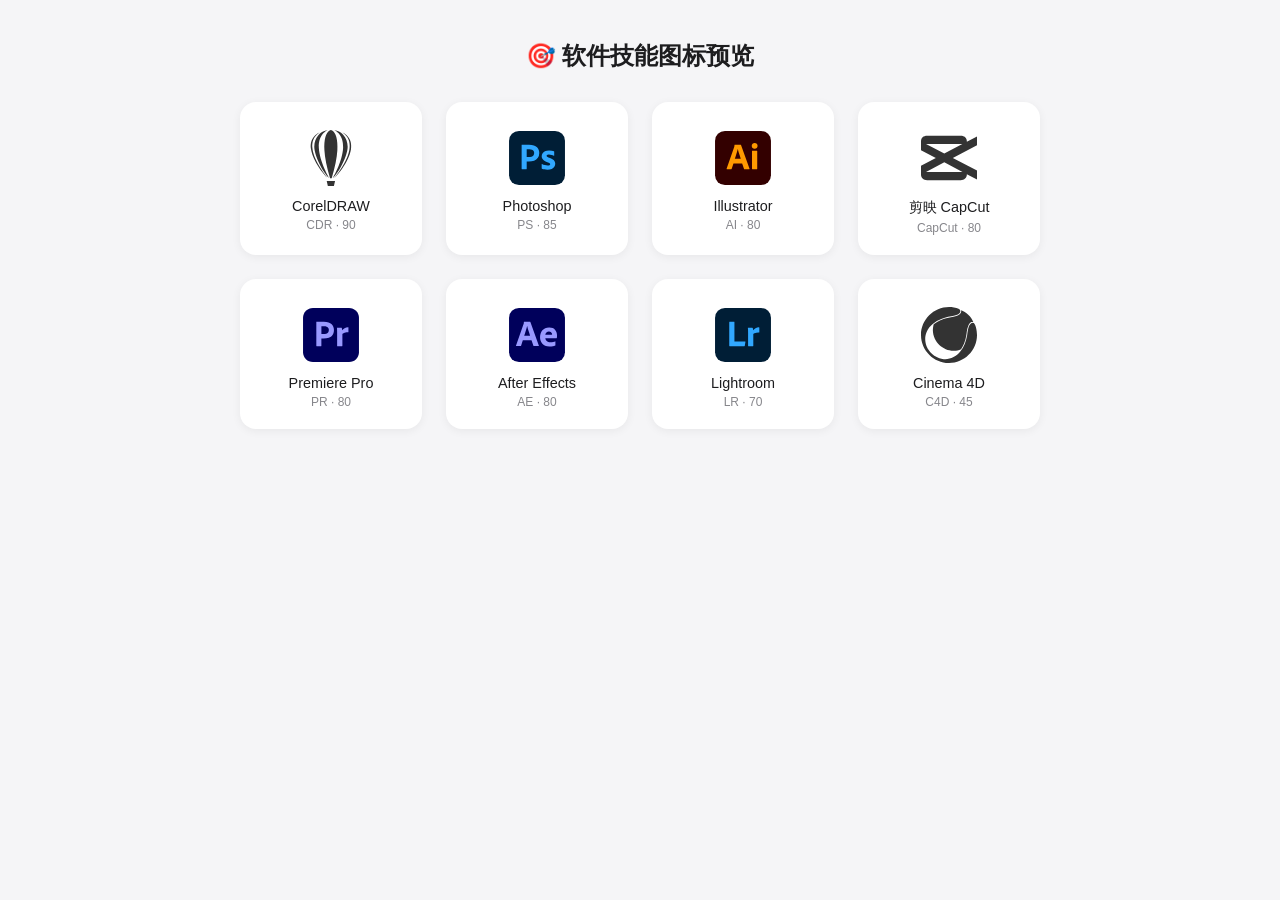
<file: assets/img/skills/preview.html>
<!DOCTYPE html>
<html lang="zh-CN">
<head><meta charset="UTF-8"><meta name="viewport" content="width=device-width,initial-scale=1">
<title>技能图标预览</title>
<style>
  * { margin: 0; padding: 0; box-sizing: border-box; }
  body { font-family: -apple-system, 'PingFang SC', 'Microsoft YaHei', sans-serif; background: #f5f5f7; padding: 40px; }
  h1 { font-size: 1.5rem; font-weight: 600; margin-bottom: 30px; color: #1d1d1f; text-align: center; }
  .grid { display: grid; grid-template-columns: repeat(4, 1fr); gap: 24px; max-width: 800px; margin: 0 auto; }
  .card { background: #fff; border-radius: 16px; padding: 28px 20px 20px; text-align: center; box-shadow: 0 2px 10px rgba(0,0,0,0.06); }
  .card img { width: 56px; height: 56px; display: block; margin: 0 auto 12px; object-fit: contain; }
  .card .name { font-size: 0.9rem; font-weight: 500; color: #1d1d1f; }
  .card .score { font-size: 0.75rem; color: #86868b; margin-top: 4px; }
  .error { color: #ff3b30; font-size: 0.72rem; margin-top: 4px; }
</style>
</head>
<body>
  <h1>🎯 软件技能图标预览</h1>
  <div class="grid">
    <div class="card">
      <img src="coreldraw.svg" alt="CorelDRAW" onerror="this.nextElementSibling.textContent='❌ 加载失败'">
      <span class="error"></span>
      <div class="name">CorelDRAW</div>
      <div class="score">CDR · 90</div>
    </div>
    <div class="card">
      <img src="photoshop.svg" alt="Photoshop" onerror="this.nextElementSibling.textContent='❌ 加载失败'">
      <span class="error"></span>
      <div class="name">Photoshop</div>
      <div class="score">PS · 85</div>
    </div>
    <div class="card">
      <img src="illustrator.svg" alt="Illustrator" onerror="this.nextElementSibling.textContent='❌ 加载失败'">
      <span class="error"></span>
      <div class="name">Illustrator</div>
      <div class="score">AI · 80</div>
    </div>
    <div class="card">
      <img src="capcut.svg" alt="CapCut" onerror="this.nextElementSibling.textContent='❌ 加载失败'">
      <span class="error"></span>
      <div class="name">剪映 CapCut</div>
      <div class="score">CapCut · 80</div>
    </div>
    <div class="card">
      <img src="premiere.svg" alt="Premiere Pro" onerror="this.nextElementSibling.textContent='❌ 加载失败'">
      <span class="error"></span>
      <div class="name">Premiere Pro</div>
      <div class="score">PR · 80</div>
    </div>
    <div class="card">
      <img src="aftereffects.svg" alt="After Effects" onerror="this.nextElementSibling.textContent='❌ 加载失败'">
      <span class="error"></span>
      <div class="name">After Effects</div>
      <div class="score">AE · 80</div>
    </div>
    <div class="card">
      <img src="lightroom.svg" alt="Lightroom" onerror="this.nextElementSibling.textContent='❌ 加载失败'">
      <span class="error"></span>
      <div class="name">Lightroom</div>
      <div class="score">LR · 70</div>
    </div>
    <div class="card">
      <img src="cinema4d.svg" alt="Cinema 4D" onerror="this.nextElementSibling.textContent='❌ 加载失败'">
      <span class="error"></span>
      <div class="name">Cinema 4D</div>
      <div class="score">C4D · 45</div>
    </div>
  </div>
</body>
</html>
</file>
<file: css/v2-style.css>
/* =========================================================
   苏其辉 · 多媒体设计师作品集
   Apple / DJI 风格 · 极简 · 留白 · 滚动叙事
   ========================================================= */

/* ---------- 主题变量 ---------- */
:root,
[data-theme="light"] {
  --bg: #ffffff;
  --bg-soft: #f5f5f7;
  --surface: #fbfbfd;
  --text: #1d1d1f;
  --text-2: #6e6e73;
  --line: #d2d2d7;
  --accent: #0071e3;
  --accent-soft: rgba(0, 113, 227, 0.12);
  --shadow: 0 20px 60px rgba(0, 0, 0, 0.12);
  --shadow-sm: 0 8px 24px rgba(0, 0, 0, 0.08);
  --nav-bg: rgba(255, 255, 255, 0.72);
  --card-bg: #ffffff;
  --glow: radial-gradient(circle at 50% 0%, rgba(0, 113, 227, 0.10), transparent 60%);
}
[data-theme="dark"] {
  --bg: #000000;
  --bg-soft: #0a0a0a;
  --surface: #161617;
  --text: #f5f5f7;
  --text-2: #a1a1a6;
  --line: #2a2a2c;
  --accent: #2997ff;
  --accent-soft: rgba(41, 151, 255, 0.16);
  --shadow: 0 20px 60px rgba(0, 0, 0, 0.6);
  --shadow-sm: 0 8px 24px rgba(0, 0, 0, 0.5);
  --nav-bg: rgba(10, 10, 10, 0.66);
  --card-bg: #161617;
  --glow: radial-gradient(circle at 50% 0%, rgba(41, 151, 255, 0.14), transparent 60%);
}

/* ---------- Reset ---------- */
*, *::before, *::after { box-sizing: border-box; margin: 0; padding: 0; }
html { -webkit-text-size-adjust: 100%; }
/* 平滑滚动只在桌面开。挂在 html 上全局生效时，安卓地址栏收起会让浏览器自己修正滚动偏移，
   这个修正被平滑化后就变成"往下滑却往上跳一段"（三星浏览器实测，夸克不复现）。 */
@media (min-width: 769px) { html { scroll-behavior: smooth; } }
body {
  font-family: "SF Pro Display", -apple-system, BlinkMacSystemFont, "PingFang SC",
    "Microsoft YaHei", "Noto Sans SC", system-ui, sans-serif;
  background: var(--bg);
  color: var(--text);
  line-height: 1.7;
  font-size: 17px;
  -webkit-font-smoothing: antialiased;
  text-rendering: optimizeLegibility;
  overflow-x: hidden;
  transition: background-color 0.4s ease, color 0.4s ease;
}
img { max-width: 100%; display: block; }
a { color: inherit; text-decoration: none; }
button { font-family: inherit; cursor: pointer; border: none; background: none; color: inherit; }
::selection { background: var(--accent); color: #fff; }

/* 自定义滚动条 */
::-webkit-scrollbar { width: 10px; height: 10px; }
::-webkit-scrollbar-track { background: transparent; }
::-webkit-scrollbar-thumb { background: var(--line); border-radius: 8px; }
::-webkit-scrollbar-thumb:hover { background: var(--text-2); }

/* ---------- 布局工具 ---------- */
.container { width: min(1200px, 92vw); margin-inline: auto; }
.section { padding: clamp(64px, 10vh, 120px) 0; padding: clamp(64px, calc(var(--vport-h, 100svh) * 0.10), 120px) 0; position: relative; scroll-margin-top: 60px; }
.section__eyebrow {
  font-size: 0.8rem; letter-spacing: 0.18em; text-transform: uppercase;
  color: var(--accent); font-weight: 600; margin-bottom: 14px;
}
.section__title {
  font-size: clamp(2rem, 5vw, 3.4rem); font-weight: 700;
  letter-spacing: -0.02em; line-height: 1.1; margin-bottom: 48px;
}

/* ---------- 按钮 ---------- */
.btn {
  display: inline-flex; align-items: center; justify-content: center;
  padding: 14px 30px; border-radius: 980px; font-size: 1rem; font-weight: 500;
  transition: transform 0.25s cubic-bezier(0.16,1,0.3,1), background 0.25s, box-shadow 0.25s;
  will-change: transform;
}
.btn--primary { background: var(--accent); color: #fff; box-shadow: 0 8px 24px var(--accent-soft); }
.btn--primary:hover { transform: scale(1.04); box-shadow: 0 12px 32px var(--accent-soft); }
.btn--ghost { border: 1px solid var(--line); color: var(--text); }
.btn--ghost:hover { transform: scale(1.04); border-color: var(--accent); color: var(--accent); }

/* =========================================================
   导航
   ========================================================= */
.nav {
  position: fixed; inset: 0 0 auto 0; z-index: 100;
  transition: background 0.4s ease, box-shadow 0.4s ease, backdrop-filter 0.4s;
}
.nav.is-scrolled {
  background: var(--nav-bg);
  backdrop-filter: saturate(180%) blur(20px);
  -webkit-backdrop-filter: saturate(180%) blur(20px);
  box-shadow: 0 1px 0 var(--line);
}
.nav__inner {
  width: min(1200px, 94vw); margin-inline: auto; height: 56px;
  display: flex; align-items: center; justify-content: space-between; gap: 16px;
}
.nav__brand { display: flex; align-items: center; gap: 10px; font-weight: 600; }
.nav__logo {
  width: 30px; height: 30px; border-radius: 50%; overflow: hidden;
  display: block; flex-shrink: 0;
}
.nav__logo img { width: 100%; height: 100%; object-fit: cover; display: block; }
.nav__name { font-size: 1.05rem; letter-spacing: -0.01em; }
.nav__links { display: flex; gap: 4px; }
.nav__link {
  position: relative; padding: 8px 16px; border-radius: 980px; font-size: 0.95rem; color: var(--text-2);
  background: rgba(127,127,127,0.06);
  -webkit-backdrop-filter: blur(12px) saturate(180%);
  backdrop-filter: blur(12px) saturate(180%);
  border: 1px solid rgba(127,127,127,0.10);
  box-shadow: inset 0 1px 0 rgba(255,255,255,0.14);
  transition: color 0.45s cubic-bezier(0.34,1.56,0.64,1), background 0.45s cubic-bezier(0.34,1.56,0.64,1),
              border-color 0.45s cubic-bezier(0.34,1.56,0.64,1), transform 0.45s cubic-bezier(0.34,1.56,0.64,1), box-shadow 0.45s ease;
}
.nav__link:hover { color: var(--text); background: rgba(127,127,127,0.12); transform: translateY(-1px); }
.nav__link.active {
  color: #fff; background: var(--accent); border-color: transparent; transform: scale(1.05);
  box-shadow: 0 6px 18px -6px var(--accent-soft), inset 0 1px 0 rgba(255,255,255,0.28);
}
[data-theme="dark"] .nav__link { background: rgba(255,255,255,0.07); border-color: rgba(255,255,255,0.10); box-shadow: inset 0 1px 0 rgba(255,255,255,0.06); }
[data-theme="dark"] .nav__link:hover { background: rgba(255,255,255,0.13); }
[data-theme="dark"] .nav__link.active { box-shadow: 0 6px 20px -6px var(--accent-soft), inset 0 1px 0 rgba(255,255,255,0.22); }
.nav__actions { display: flex; align-items: center; gap: 8px; }
/* 右上角「导出简历」：下载 assets/pdf 里的 PDF */
.nav__export {
  display: inline-flex; align-items: center; gap: 6px;
  padding: 8px 16px; border-radius: 980px; font-size: 0.95rem; font-weight: 500;
  color: #fff; background: var(--accent); white-space: nowrap;
  box-shadow: inset 0 1px 0 rgba(255,255,255,0.24);
  transition: transform 0.35s cubic-bezier(0.34,1.56,0.64,1), box-shadow 0.35s, opacity 0.35s;
}
.nav__export:hover { transform: translateY(-1px) scale(1.04); box-shadow: 0 8px 20px -8px var(--accent-soft), inset 0 1px 0 rgba(255,255,255,0.3); }
.nav__export:active { transform: scale(0.98); }
.nav__export svg { flex-shrink: 0; }
@media (max-width: 768px) {
  .nav__export { padding: 7px 12px; font-size: 0.8rem; gap: 5px; }
  .nav__export svg { width: 14px; height: 14px; }
}
.theme-toggle {
  width: 38px; height: 38px; border-radius: 50%; display: grid; place-items: center;
  color: var(--text); transition: background 0.2s, transform 0.3s;
}
.theme-toggle:hover { background: var(--accent-soft); }
.theme-toggle:active { transform: rotate(40deg); }
.icon-moon { display: none; }
[data-theme="dark"] .icon-sun { display: none; }
[data-theme="dark"] .icon-moon { display: block; }
.nav__burger { display: none; width: 40px; height: 40px; flex-direction: column; gap: 5px; justify-content: center; align-items: center; }
.nav__burger span { width: 22px; height: 2px; background: var(--text); border-radius: 2px; transition: transform 0.3s, opacity 0.3s; }
.nav__burger.is-open span:nth-child(1) { transform: translateY(7px) rotate(45deg); }
.nav__burger.is-open span:nth-child(2) { opacity: 0; }
.nav__burger.is-open span:nth-child(3) { transform: translateY(-7px) rotate(-45deg); }
/* 抽屉里的章节编号 / 海外托管提示：只在手机端出现（桌面是横排胶囊，塞不进去） */
.nav__link-num, .nav__note { display: none; }
/* 抽屉背后的遮罩：手机端 .nav.is-open 时才现身，点它关闭菜单 */
.nav-scrim {
  position: fixed; inset: 0; z-index: 99;
  background: rgba(8,9,12,.34);
  opacity: 0; visibility: hidden;
  transition: opacity .28s ease, visibility .28s;
}
.footer__note { flex: 0 0 100%; margin-top: 2px; font-size: 0.82rem; line-height: 1.6; opacity: .82; }

/* =========================================================
   Hero 首屏
   ========================================================= */
.hero {
  position: relative; z-index: 1; min-height: 100vh; min-height: 100svh;
  min-height: var(--vport-h, 100svh);   /* 由 JS 锁成开页那一刻的视口高；地址栏收起不再改文档流高度 */
  display: flex; flex-direction: column;
  align-items: center; justify-content: center; text-align: center; overflow: hidden;
  padding: 100px 20px;  /* 上下对称：首屏文字块的光学中心才落在视口正中（原来 0 底边距会压低 50px） */
}
/* ---------- 背景视频舞台（横屏 1080p30/7.8MB，手机端竖屏 720×1280/5.3MB） ----------
   舞台从页首起 sticky 跟随到 02 核心能力 下沿再掐断；高度由 JS 量 #capabilities 写进 --bg-stage-h。
   片源明暗交替（10.28s 有一记亮度 235 的整幅白闪），所以不能只靠一层暗遮罩：
   先给视频压一档亮度收住高光，再用「文字区径向暗斑 + 顶部导航压暗」承载可读性。
   区块末尾的渐隐交给 .bg-stage__end —— 它不跟随，钉在舞台底部，所以能真正落在 02 结束那一处。 */
.bg-stage {
  position: absolute; top: 0; left: 0; right: 0; height: var(--bg-stage-h, 100vh);
  z-index: 0; background: #08090c;  /* 视频未就位/播放失败时的深色底，保证浅色墨始终可读 */
  pointer-events: none;
}
/* 视频层用 dvh（动态视口高）：地址栏收起时它跟着长高、填满屏幕（用户要求）。
   它不在文档流里（父级 .bg-stage 是 absolute，高度由 JS 量 02 下沿写死 px），
   所以这一层变高不会推动任何内容 —— 首屏 .hero 用的是锁住的 --vport-h，位移为零。 */
.bg-stage__pin { position: sticky; top: 0; height: 100vh; height: 100svh; height: 100dvh; }
.bg-stage__end {
  position: absolute; left: 0; right: 0; bottom: 0; height: 34vh;
  background: linear-gradient(180deg, rgba(6,7,10,0) 0%, var(--bg) 92%);
}
.hero__video {
  position: absolute; inset: 0; z-index: 1; width: 100%; height: 100%;
  object-fit: cover;
  /* 按用户要求：不再压暗、不再挂遮罩，视频按原亮度直接透出。
     唯一保留的是顶部一条给固定导航压暗的窄带 —— 撤了导航会消失在亮段落里。
     可读性全部由文字自带投影承担（见下方 .hero__eyebrow 等）。 */
  filter: saturate(1.06);
}
.hero__scrim {
  position: absolute; inset: 0; z-index: 2;
  background: linear-gradient(180deg, rgba(6,7,10,.72) 0%, rgba(6,7,10,.34) 8%, rgba(6,7,10,0) 18%);
}
/* 01 关于 / 02 核心能力 压在视频上时共用的墨色档：只重绑变量不够，
   .section__title、.about__lead 这些没写自身 color 的后代靠继承，必须同时给 color。 */
.on-video {
  --text: #f5f6fa; --text-2: rgba(245,246,250,.82); --line: rgba(255,255,255,.26);
  --accent: #6cb8ff; --accent-soft: rgba(108,184,255,.18);
  color: var(--text);
}
/* 这两段是密集正文区，保留一层均匀垫底撑正文对比度（用户确认要留）。
   必须带 section 前缀：权重 (0,1,1) 才压得住 .caps 的 background:transparent。
   ⚠️ 首屏的"膜感"跟这条无关 —— 那是 .hero__bg / .hero__glow 两层浅色渐变造成的乳白洗白，已撤。 */
section.on-video { background: rgba(6,7,10,.30); }
.hero__inner {
  position: relative; z-index: 3; width: min(1100px, 94vw);
  --text: #f5f6fa; --text-2: rgba(245,246,250,.86); --line: rgba(255,255,255,.34);
  color: var(--text);  /* .hero__role 等未声明 color 的后代靠继承取色，只重绑变量不够 */
}
/* 遮罩减到很薄之后，对比度几乎全靠这层投影。它是唯一"不压暗视频却能加可读性"的手段：
   紧贴字形的两圈暗边把glyph边缘压住，远处视频完全不受影响。
   注意别加白色内高光——在亮段落上它会和背景糊成一片，反而更糊。 */
.hero__eyebrow, .hero__en, .hero__role, .hero__tagline {
  text-shadow: 0 0 2px rgba(0,0,0,.95), 0 1px 3px rgba(0,0,0,.85), 0 3px 16px rgba(0,0,0,.7);
}
/* 顶部导航未吸顶时（只在首屏出现）压在深色视频上，墨色同步转浅。
   手机端同样需要这条：吸顶前的顶栏是透明的，见 §⑨ 9.1。 */
.nav:not(.is-scrolled) {
  --text: #f5f6fa; --text-2: rgba(245,246,250,.72);
  color: var(--text);  /* 同理：.nav__name 无自身 color，继承自这里 */
}
.nav:not(.is-scrolled) .nav__link {
  background: rgba(255,255,255,.10); border-color: rgba(255,255,255,.16);
  box-shadow: inset 0 1px 0 rgba(255,255,255,.10);
}
/* 首屏头像已移除（原引用 headshot.webp 线上 404 导致破图） */
.hero__eyebrow { font-size: 0.85rem; letter-spacing: 0.3em; color: var(--text-2); margin-bottom: 20px; }
.hero__title { line-height: 0.95; margin-bottom: 22px; }
.hero__name {
  display: block; font-size: clamp(3.4rem, 13vw, 9rem); font-weight: 700;
  letter-spacing: -0.04em; background: linear-gradient(180deg, var(--text), var(--text-2));
  -webkit-background-clip: text; background-clip: text; color: transparent;
  /* 遮罩减淡后靠投影撑住对比度。必须用 drop-shadow：这行是 background-clip:text + 透明填充，
     给它加 text-shadow 会从字形后面直接透出来，变成一坨实心鬼影。 */
  filter: drop-shadow(0 0 2px rgba(0,0,0,.8)) drop-shadow(0 2px 14px rgba(0,0,0,.78)) drop-shadow(0 0 4px rgba(0,0,0,.5));
}
.hero__en {
  display: block; font-size: clamp(0.9rem, 3vw, 1.4rem); font-weight: 500;
  letter-spacing: 0.5em; color: var(--text-2); margin-top: 10px; padding-left: 0.5em;
}
.hero__role { font-size: clamp(1.2rem, 3.5vw, 1.8rem); font-weight: 600; margin-bottom: 10px; }
.hero__tagline { color: var(--text-2); font-size: clamp(0.95rem, 2.5vw, 1.1rem); margin-bottom: 36px; }
.hero__cta { display: flex; gap: 14px; justify-content: center; flex-wrap: wrap; }
.hero__scroll {
  position: absolute; bottom: 26px; left: 50%; transform: translateX(-50%); z-index: 3;
  display: flex; flex-direction: column; align-items: center; gap: 10px;
  color: var(--text-2); font-size: 0.78rem; letter-spacing: 0.1em;
}
.hero__scroll-line { width: 1px; height: 46px; background: linear-gradient(var(--text-2), transparent); position: relative; overflow: hidden; }
.hero__scroll-line::after {
  content: ""; position: absolute; top: -50%; left: 0; width: 100%; height: 50%;
  background: var(--accent); animation: scrollDot 2s cubic-bezier(0.7,0,0.3,1) infinite;
}
@keyframes scrollDot { 0% { top: -50%; } 100% { top: 100%; } }
/* 「向下滚动」提示转浅色墨 —— 必须放在上面那两条基础规则之后，同权重后者赢。
   首屏底部不再渐隐回白底（渐隐搬到了 .bg-stage__end），它现在是压在视频上的。
   它只有 12.5px、又落在径向暗斑衰减到的视口底边，所以靠多层投影而不是加遮罩来撑。 */
.hero__scroll {
  color: #f5f6fa;
  text-shadow: 0 0 2px rgba(0,0,0,.9), 0 1px 6px rgba(0,0,0,.85), 0 2px 16px rgba(0,0,0,.6);
}
.hero__scroll-line { background: linear-gradient(rgba(245,246,250,.9), transparent); }

/* =========================================================
   背景 Emoji 互动层
   ========================================================= */
.emoji-bg {
  position: fixed; inset: 0; width: 100%; height: 100%;
  /* 必须是负层级：正文段落是普通流内容，绘制层级低于 z-index:0 的定位元素，
     用 0 会让 emoji 盖住文字。负层级让 emoji 只露在页面空白处。 */
  z-index: -1;
  pointer-events: none;       /* 永不拦截点击，点击事件由 JS 挂到 document 上 */
}
@media (prefers-reduced-motion: reduce) { .emoji-bg { display: none; } }

/* ---------- 3D 倾斜卡 ---------- */
.tilt-card { transform: perspective(900px) rotateX(var(--rx, 0deg)) rotateY(var(--ry, 0deg)); transition: transform 0.4s cubic-bezier(0.16,1,0.3,1); transform-style: preserve-3d; }

/* =========================================================
   关于
   ========================================================= */
.about__grid { display: grid; grid-template-columns: 1.3fr 1fr; gap: clamp(32px, 6vw, 80px); align-items: center; }
.about__lead { font-size: clamp(1.1rem, 2.5vw, 1.4rem); font-weight: 600; margin-bottom: 18px; line-height: 1.5; }
.about__text p { color: var(--text-2); margin-bottom: 16px; }
.about__text strong { color: var(--text); font-weight: 600; }
.about__stats { list-style: none; display: grid; grid-template-columns: repeat(4, 1fr); gap: 16px; margin-top: 32px; }
.about__stats li { display: flex; flex-direction: column; }
.about__stats .num { font-size: clamp(1.8rem, 4vw, 2.6rem); font-weight: 700; color: var(--accent); line-height: 1; }
.about__stats em { font-style: normal; font-size: 0.85rem; color: var(--text-2); margin-top: 6px; }
.about__card {
  position: relative; display: block; width: 100%; padding: 0; text-align: inherit;
  border-radius: 20px; overflow: hidden; box-shadow: var(--shadow); background: var(--card-bg);
  aspect-ratio: 210 / 297; /* A4：与简历图同比例，避免 object-fit:cover 裁掉底部内容 */
  cursor: zoom-in;
}
.about__card img { width: 100%; height: 100%; object-fit: cover; }
/* 简历卡 hover 提示：点击可看大图 */
.about__card-overlay {
  position: absolute; inset: 0; display: flex; align-items: center; justify-content: center;
  background: rgba(0,0,0,0.45); backdrop-filter: blur(4px);
  opacity: 0; transition: opacity 0.35s ease; pointer-events: none;
}
.about__card:hover .about__card-overlay,
.about__card:focus-visible .about__card-overlay { opacity: 1; }
.about__card-overlay-text {
  color: #fff; font-size: 0.95rem; font-weight: 600; letter-spacing: 0.08em;
  transform: translateY(8px); transition: transform 0.35s cubic-bezier(0.34,1.56,0.64,1);
}
.about__card:hover .about__card-overlay-text { transform: translateY(0); }
.about__card-badge {
  position: absolute; left: 16px; bottom: 16px; background: var(--nav-bg); backdrop-filter: blur(12px);
  padding: 8px 16px; border-radius: 980px; font-size: 0.85rem; font-weight: 500; box-shadow: var(--shadow-sm);
}

/* 装备 — 散开展示 */
.gear { margin-top: clamp(48px, 8vw, 90px); }
.gear__title { font-size: 1.3rem; font-weight: 600; margin-bottom: 6px; }
.gear__hint { font-size: 0.78rem; color: var(--text-2); margin-bottom: 24px; letter-spacing: 0.04em; }
.gear__scatter {
  display: flex; justify-content: center; align-items: flex-end;
  gap: 0; padding: 20px 0 44px; min-height: 252px;
  perspective: 800px;
}
.gear__item {
  flex-shrink: 0; width: clamp(120px, 9.6vw, 148px); height: clamp(120px, 9.6vw, 148px); border-radius: 16px;
  overflow: hidden; cursor: pointer; padding: 0; position: relative;
  background: transparent; border: none;
  filter: drop-shadow(0 8px 20px rgba(0,0,0,0.18));
  transform: rotate(var(--angle, 0deg)) translateY(var(--lift, 0px)) scale(var(--scale, 0.9));
  transition: transform 0.5s cubic-bezier(0.34,1.56,0.64,1), filter 0.4s, z-index 0s;
  z-index: 1;
  margin-left: -24px;
}
.gear__item:first-child { margin-left: 0; }
.gear__item:hover {
  transform: rotate(0deg) translateY(-16px) scale(1.15);
  filter: drop-shadow(0 20px 40px rgba(0,0,0,0.25));
  z-index: 10;
}
.gear__item img { width: 100%; height: 100%; object-fit: cover; display: block; border-radius: 16px; }
.gear__item img.gear__stamp {
  position: absolute; inset: 0; width: 100%; height: 100%;
  object-fit: contain; padding: 10px;
  pointer-events: none; user-select: none;
  opacity: 0.9; transition: opacity 0.3s;
}
.gear__item--sold { opacity: 0.65; filter: drop-shadow(0 6px 16px rgba(0,0,0,0.12)) grayscale(15%); }
.gear__item--sold:hover { opacity: 1; filter: drop-shadow(0 20px 40px rgba(0,0,0,0.25)) grayscale(0%); }
.gear__item--sold:hover img.gear__stamp { opacity: 0.3; }
.gear__item-name {
  position: absolute; bottom: -28px; left: 50%; transform: translateX(-50%);
  font-size: 0.72rem; color: var(--text-2); white-space: nowrap;
  opacity: 0; transition: opacity 0.3s;
  pointer-events: none;
}
.gear__item:hover .gear__item-name { opacity: 1; }
[data-theme="dark"] .gear__item { filter: drop-shadow(0 8px 20px rgba(0,0,0,0.4)); }
[data-theme="dark"] .gear__item:hover { filter: drop-shadow(0 20px 40px rgba(0,0,0,0.6)); }

/* =========================================================
   能力叙事（堆叠卡片 · 滚动钉住）
   规格照抄参考录屏里的 stacked-cards：每张卡钉在视口顶部附近不动，
   后一张从前下方滚上来把前一张整块盖住 —— 没有缩放、没有淡出、纯覆盖。
   录屏视口 1210×588 实测：钉住 top 26px / 卡高 399px(67.9vh) / 卡宽 1079px(89.2vw)
   / 卡间距 13px / 圆角 ~12px / 卡面 #161617 压在 #090909 底上
   / 内边距 24px / 图文列宽 579:403(≈1.45:1) 列间距 50px / 标题 ~30px。
   两处不得不适配的偏差：① 本站导航是 56px 固定条，钉住位下移到 74px，
   否则卡片顶边会被吸顶毛玻璃糊住；② 卡面必须保持不透明，
   半透明会让被盖住的那张透上来，堆叠层次直接失效。
   ③ 卡高 2026-09-29 按用户要求从 68vh 压扁到 48vh（他圈了红框：604px → 433px，即 71.7%）。
   录屏原比例是 67.9vh，压扁后卡片四周露出的背景更多、图被 cover 裁得更紧。
   ========================================================= */
.caps {
  position: relative; background: transparent; scroll-margin-top: 70px;
  --caps-pin: 74px;
  --caps-gap: 14px;
}
.caps__head { text-align: center; padding: clamp(64px, 10vh, 120px) 20px 46px; padding: clamp(64px, calc(var(--vport-h, 100svh) * 0.10), 120px) 20px 46px; }
.caps__head .section__title { margin-bottom: 0; }
.caps__stack {
  width: min(980px, 82vw); margin-inline: auto;
  /* 卡片是靠"下一张滚上来"才结束钉住的，所以最后一张没有下一张来盖它 ——
     不补这段行程它一钉住就交还给 03，四张里只有它读不完。
     50vh ≈ 一张卡的高(48vh)加间距，正好等于前三张各自的钉住行程。 */
  padding-bottom: 50vh;
}
.caps__card {
  position: sticky; top: var(--caps-pin);
  display: grid; grid-template-columns: 1.45fr 1fr; gap: 40px; align-items: stretch;
  min-height: 48vh; margin-bottom: var(--caps-gap); padding: 24px;
  min-height: 48svh;   /* svh 不随安卓地址栏收起而变，滚动中途整段高度才不会自己长高 */
  /* 挤扁动效：上升途中越接近钉住位越扁，落位那一下交给 .is-landed 的弹性曲线弹回 */
  transform: scaleY(var(--sq, 1)) scaleX(var(--sx, 1)); transform-origin: 50% 0%;
  will-change: transform;
  border-radius: 14px;
  /* 液态玻璃（烟熏档）：半透深色填充 + 强模糊 + 提饱和 + 压亮度 + 顶边内高光 + 斜向光泽。
     两件事缺一不可：
     ① 模糊半径要开足 —— 它的作用不只是"糊背景"，而是把下面那张钉住的卡糊成一片柔光；
        半径一小，下面那张的字会认出轮廓，堆叠层次反而更脏。
     ② 填充必须是**深色**且 backdrop 要 brightness 压一档 —— 试过 rgba(255,255,255,.08) 的
        "清水玻璃"，赶上片子里那 13% 亮度 >200 的浅画面（如 21s 的彩色纸屑白底），
        整张卡跟着变乳白，白字对比掉到 1.5:1 直接读不出。烟熏档把卡片和背景亮度脱钩。 */
  background-color: rgba(8, 10, 16, .40);
  background-image: linear-gradient(140deg, rgba(255,255,255,.12) 0%, rgba(255,255,255,.03) 44%, rgba(255,255,255,0) 72%);
  -webkit-backdrop-filter: blur(26px) saturate(160%) brightness(.80);
  backdrop-filter: blur(26px) saturate(160%) brightness(.80);
  border: 1px solid rgba(255, 255, 255, .16);
  box-shadow:
    inset 0 1px 0 rgba(255, 255, 255, .28),
    inset 0 -1px 0 rgba(255, 255, 255, .05),
    0 -18px 44px rgba(0, 0, 0, .5),
    0 24px 60px rgba(0, 0, 0, .3);
}
/* 不支持 backdrop-filter 或系统要求"减少透明度"时退回不透明深色面 ——
   没有模糊的半透明会让下面那张直接看清，比不透明更糟 */
@supports not ((backdrop-filter: blur(1px)) or (-webkit-backdrop-filter: blur(1px))) {
  .caps__card { background-color: #161617; background-image: none; border-color: rgba(255,255,255,.07); }
}
@media (prefers-reduced-transparency: reduce) {
  .caps__card {
    background-color: #161617; background-image: none;
    -webkit-backdrop-filter: none; backdrop-filter: none;
  }
}
.caps__card.is-landed { transform: none; transition: transform 0.55s cubic-bezier(0.34,1.56,0.64,1); }
/* 量未钉住的布局位置时临时撤 sticky（只在 load/resize 那一帧生效） */
.caps.is-measuring .caps__card { position: static; }
.caps__card:nth-child(1) { z-index: 1; }
.caps__card:nth-child(2) { z-index: 2; }
.caps__card:nth-child(3) { z-index: 3; }
.caps__card:nth-child(4) { z-index: 4; }
.caps__shot { margin: 0; position: relative; border-radius: 10px; overflow: hidden; background: #0b0b0d; }
/* 图必须脱离文档流：否则 img 的固有高度会反过来撑高 grid 行，
   四张卡就不再是等高，"后一张盖前一张"的行程每张都不一样（实测第 3 张被撑到 655px） */
.caps__shot img { position: absolute; inset: 0; width: 100%; height: 100%; object-fit: cover; display: block; }
/* 偶数卡图文对调，抄录屏里的左右交替节奏 */
.caps__card--flip .caps__shot { order: 2; }
.caps__card--flip .caps__body { order: 1; }
.caps__body {
  display: flex; flex-direction: column; justify-content: center;
  max-width: 44ch; color: #f5f6fa;
}
.caps__num {
  font-size: .8rem; letter-spacing: .22em; color: var(--accent); font-weight: 600;
  /* 玻璃面上小字靠投影撑对比，不靠把卡片调更黑（那样玻璃就白做了）。
     紧贴字形的一圈暗边专治"背景刚好是片子里那 13% 亮度 >200 的浅画面"的时刻。 */
  text-shadow: 0 0 1px rgba(0, 0, 0, .9), 0 1px 3px rgba(0, 0, 0, .7);
}
.caps__body h3 {
  font-size: clamp(1.5rem, 2.6vw, 2.15rem); font-weight: 700; line-height: 1.18;
  letter-spacing: -0.02em; margin: 10px 0 16px;
  text-shadow: 0 1px 4px rgba(0, 0, 0, .55);
}
.caps__body p {
  color: rgba(245, 246, 250, .78); font-size: .95rem; line-height: 1.65; margin: 0;
  text-shadow: 0 1px 3px rgba(0, 0, 0, .7);
}

/* =========================================================
   技能
   ========================================================= */
.skills__grid { display: grid; grid-template-columns: repeat(4, 1fr); gap: 14px; }
.skill {
  display: flex; flex-direction: column; align-items: center; gap: 10px;
  padding: 22px 12px 18px; border-radius: 16px;
  background: var(--card-bg); border: 1px solid var(--line);
  transition: transform 0.3s, border-color 0.3s;
}
.skill:hover { transform: translateY(-3px); border-color: var(--accent); }
.skill__icon { width: 40px; height: 40px; object-fit: contain; display: block; }
.skill__name { font-weight: 500; font-size: 0.9rem; color: var(--text-2); text-align: center; }

/* =========================================================
   作品集
   ========================================================= */
.tabs { display: flex; flex-wrap: wrap; gap: 10px; margin-bottom: 40px; }
.tab {
  padding: 10px 22px; border-radius: 980px; font-size: 0.95rem; color: var(--text-2);
  background: rgba(127,127,127,0.05);
  -webkit-backdrop-filter: blur(12px) saturate(180%);
  backdrop-filter: blur(12px) saturate(180%);
  border: 1px solid rgba(127,127,127,0.12);
  box-shadow: inset 0 1px 0 rgba(255,255,255,0.12);
  transition: color 0.45s cubic-bezier(0.34,1.56,0.64,1), background 0.45s cubic-bezier(0.34,1.56,0.64,1),
              border-color 0.45s cubic-bezier(0.34,1.56,0.64,1), transform 0.45s cubic-bezier(0.34,1.56,0.64,1), box-shadow 0.45s ease;
}
.tab:hover { color: var(--text); background: rgba(127,127,127,0.11); border-color: var(--text-2); transform: translateY(-1px); }
.tab.is-active {
  color: #fff; background: var(--accent); border-color: transparent; transform: scale(1.04);
  box-shadow: 0 8px 22px -8px var(--accent-soft), inset 0 1px 0 rgba(255,255,255,0.28);
}
[data-theme="dark"] .tab { background: rgba(255,255,255,0.06); border-color: rgba(255,255,255,0.12); }
[data-theme="dark"] .tab:hover { background: rgba(255,255,255,0.13); }
[data-theme="dark"] .tab.is-active { box-shadow: 0 8px 24px -8px var(--accent-soft), inset 0 1px 0 rgba(255,255,255,0.22); }
.gallery { display: grid; grid-template-columns: repeat(2, 1fr); gap: 20px; margin-bottom: 0; }
.gallery + .gallery { margin-top: 20px; }
.gallery[hidden] { display: none !important; }
.portfolio__disclaimer { text-align: center; color: var(--text-2); font-size: 0.78rem; margin-top: 32px; line-height: 1.6; }
.card { background: var(--card-bg); border-radius: 18px; overflow: hidden; box-shadow: var(--shadow-sm); border: 1px solid var(--line); transition: transform 0.4s cubic-bezier(0.16,1,0.3,1), box-shadow 0.4s; }
.card:hover { transform: translateY(-6px); box-shadow: var(--shadow); }
.card__img { display: block; width: 100%; aspect-ratio: 4/3; overflow: hidden; position: relative; background: var(--bg-soft); }
.card__img img { width: 100%; height: 100%; object-fit: cover; transition: transform 0.6s cubic-bezier(0.16,1,0.3,1); }
.card:hover .card__img img { transform: scale(1.06); }
.card__cap { padding: 14px 18px; font-size: 0.95rem; font-weight: 500; }
.card--video .card__img { aspect-ratio: 16/9; }
.card__poster { width: 100%; height: 100%; object-fit: cover; }
.card__play {
  position: absolute; top: 50%; left: 50%; transform: translate(-50%, -50%);
  width: 0; height: 0; border-style: solid; border-width: 13px 0 13px 22px;
  border-color: transparent transparent transparent rgba(255,255,255,0.92);
  filter: drop-shadow(0 2px 10px rgba(0,0,0,0.55));
  font-size: 0; line-height: 0; color: transparent; pointer-events: none;
  transition: transform 0.35s cubic-bezier(0.34,1.56,0.64,1), border-color 0.3s, filter 0.3s, opacity 0.3s;
}
.card:hover .card__play { transform: translate(-50%, -50%) scale(1.2); border-left-color: #fff; filter: drop-shadow(0 3px 14px rgba(0,0,0,0.7)); }
.card__img.no-poster { background: linear-gradient(135deg, var(--accent-soft), var(--bg-soft)); }
/* 视频分类标签 */
.card__tag {
  position: absolute; right: 8px; bottom: 8px; padding: 2px 10px; border-radius: 10px;
  font-size: 0.7rem; font-weight: 600; letter-spacing: 0.5px;
  background: rgba(0,0,0,0.55); color: #fff; backdrop-filter: blur(6px);
  border: 0.5px solid rgba(255,255,255,0.15); pointer-events: none; z-index: 2;
}

/* 悬停即播：视频淡入盖住封面，播放时隐掉播放三角（不再铺那层暗罩） */
.card__vid {
  position: absolute; inset: 0; width: 100%; height: 100%; object-fit: cover;
  opacity: 0; transition: opacity 0.3s ease; pointer-events: none; z-index: 1; background: transparent;
}
.card__img.is-playing .card__vid { opacity: 1; }
.card__img.is-playing .card__play { opacity: 0; }
/* 缓冲进度条：只有确实要等缓冲才出现（JS 延迟 260ms 再挂 is-on） */
.card__buf {
  position: absolute; left: 0; right: 0; bottom: 0; height: 3px; z-index: 4;
  background: rgba(255,255,255,.22); opacity: 0; transition: opacity 0.2s ease; pointer-events: none;
}
.card__buf.is-on { opacity: 1; }
.card__buf i { display: block; height: 100%; width: 0; background: var(--accent); }

/* =========================================================
   抖音
   ========================================================= */
.douyin__inner { display: grid; grid-template-columns: 1fr 0.8fr; gap: clamp(32px, 6vw, 70px); align-items: center; }
.douyin__id { font-size: 1.2rem; font-weight: 600; color: var(--accent); margin: 8px 0 16px; }
.douyin__desc { color: var(--text-2); margin-bottom: 28px; max-width: 46ch; }
.douyin__phone { border-radius: 28px; overflow: hidden; box-shadow: var(--shadow); background: var(--card-bg); border: 1px solid var(--line); max-width: 360px; margin-inline: auto; }
.douyin__phone img { width: 100%; display: block; }

/* =========================================================
   时间线
   ========================================================= */
.tl { position: relative; max-width: 820px; margin-inline: auto; padding-left: 28px; }
.tl::before { content: ""; position: absolute; left: 7px; top: 6px; bottom: 6px; width: 2px; background: var(--line); }
.tl__item { position: relative; padding-bottom: 36px; }
.tl__item:last-child { padding-bottom: 0; }
.tl__dot { position: absolute; left: -28px; top: 6px; width: 16px; height: 16px; border-radius: 50%; background: var(--accent); box-shadow: 0 0 0 5px var(--accent-soft); }
.tl__card { position: relative; background: var(--surface); border: 1px solid var(--line); border-radius: 16px; padding: 22px 26px 42px; cursor: pointer; transition: transform 0.3s, border-color 0.3s; }
.tl__card:hover { transform: translateX(6px); border-color: var(--accent); }
.tl__badge { position: absolute; top: 14px; right: 16px; font-size: 0.78rem; font-weight: 600; color: #fff; background: var(--accent); padding: 3px 12px; border-radius: 980px; letter-spacing: 0.04em; }
.tl__date { font-size: 0.82rem; color: var(--accent); font-weight: 600; letter-spacing: 0.04em; }
.tl__title { font-size: 1.25rem; font-weight: 700; margin: 6px 0 4px; letter-spacing: -0.01em; }
.tl__title em { font-style: normal; font-size: 0.8rem; font-weight: 500; color: var(--text-2); }
.tl__sub { color: var(--text); font-weight: 500; }
.tl__meta { color: var(--text-2); font-size: 0.92rem; margin-top: 6px; }

/* =========================================================
   证书
   ========================================================= */
.certs__grid { display: grid; grid-template-columns: repeat(2, 1fr); gap: 18px; max-width: 680px; margin-inline: auto; }
.cert {
  background: var(--surface); border: 1px solid var(--line); border-radius: 18px; padding: 32px 26px;
  text-align: center; transition: transform 0.3s, border-color 0.3s, box-shadow 0.3s;
}
.cert:hover { transform: translateY(-6px); border-color: var(--accent); box-shadow: var(--shadow-sm); }
.cert__icon { font-size: 2.4rem; display: block; margin-bottom: 14px; }
.cert h3 { font-size: 1.05rem; font-weight: 600; }
/* 带证件图的证书卡做成按钮（点击开灯箱）：还原表单控件默认样式 */
button.cert { width: 100%; font: inherit; color: var(--text); cursor: pointer; -webkit-appearance: none; appearance: none; }
.cert__meta { margin-top: 10px; font-size: 0.78rem; line-height: 1.55; color: var(--text-2); }

/* =========================================================
   联系
   ========================================================= */
.contact { padding-bottom: 60px; }
.contact__inner { text-align: center; }
.contact__title { font-size: clamp(2rem, 6vw, 3.6rem); font-weight: 700; letter-spacing: -0.03em; margin-bottom: 40px; max-width: 16ch; margin-inline: auto; }
.contact__grid { display: grid; grid-template-columns: repeat(2, 1fr); gap: 18px; max-width: 640px; margin-inline: auto; }
.contact__item {
  display: flex; flex-direction: column; align-items: center; gap: 8px; padding: 30px 20px;
  background: var(--card-bg); border: 1px solid var(--line); border-radius: 18px;
  transition: transform 0.3s, border-color 0.3s, box-shadow 0.3s;
}
.contact__item:hover { transform: translateY(-6px); border-color: var(--accent); box-shadow: var(--shadow-sm); }
.contact__icon { font-size: 1.8rem; }
.contact__label { font-size: 0.82rem; color: var(--text-2); letter-spacing: 0.04em; }
.contact__val { font-size: 1.05rem; font-weight: 600; }
.contact__loc { margin-top: 30px; color: var(--text-2); font-size: 1rem; }

/* =========================================================
   页脚
   ========================================================= */
.footer { padding: 28px 0 24px; border-top: 1px solid var(--line); }
.footer__inner { display: flex; justify-content: space-between; flex-wrap: wrap; gap: 10px; color: var(--text-2); font-size: 0.9rem; }

/* =========================================================
   Lightbox
   ========================================================= */
.lightbox {
  position: fixed; inset: 0; z-index: 200; display: none; align-items: center; justify-content: center;
  background: rgba(0,0,0,0.92); backdrop-filter: blur(8px); padding: 4vh 4vw;
}
.lightbox.is-open { display: flex; animation: lbFade 0.3s ease; }
@keyframes lbFade { from { opacity: 0; } to { opacity: 1; } }
.lightbox__stage { max-width: 92vw; max-height: 82vh; display: flex; align-items: center; justify-content: center; }
.lightbox__stage img, .lightbox__stage video { max-width: 92vw; max-height: 82vh; border-radius: 10px; box-shadow: 0 20px 60px rgba(0,0,0,0.5); background: #000; }
.lightbox__close { position: absolute; top: 22px; right: 26px; width: 44px; height: 44px; border-radius: 50%; background: rgba(255,255,255,0.12); color: #fff; font-size: 1.2rem; display: grid; place-items: center; transition: background 0.2s; }
.lightbox__close:hover { background: rgba(255,255,255,0.25); }
.lightbox__nav { position: absolute; top: 50%; transform: translateY(-50%); width: 52px; height: 52px; border-radius: 50%; background: rgba(255,255,255,0.12); color: #fff; font-size: 1.8rem; display: grid; place-items: center; transition: background 0.2s; }
.lightbox__nav:hover { background: rgba(255,255,255,0.25); }
.lightbox__nav--prev { left: 2vw; }
.lightbox__nav--next { right: 2vw; }
.lightbox__caption { position: absolute; bottom: 22px; left: 0; right: 0; text-align: center; color: rgba(255,255,255,0.85); font-size: 0.95rem; }

/* =========================================================
   滚动揭示动画
   ========================================================= */
[data-reveal] { opacity: 0; transform: translateY(30px); transition: opacity 0.8s cubic-bezier(0.16,1,0.3,1), transform 0.8s cubic-bezier(0.16,1,0.3,1); transition-delay: var(--rd, 0ms); will-change: opacity, transform; }
[data-reveal].is-visible { opacity: 1; transform: none; }
/* ⚠️ 上面 is-visible 的 transform:none 优先级 (0,2,0) 会永久压住 .tilt-card (0,1,0) 的 3D 倾斜，
   导致封面卡 / 简历卡 / 抖音手机壳鼠标移上去完全不倾斜 —— 必须用更高优先级把倾斜接回来 */
[data-reveal].is-visible.tilt-card {
  transform: perspective(900px) rotateX(var(--rx, 0deg)) rotateY(var(--ry, 0deg));
  transition: transform 0.4s cubic-bezier(0.16, 1, 0.3, 1);   /* 倾斜要跟手，不能沿用入场那 0.8s */
  transition-delay: 0ms;
}

/* =========================================================
   响应式
   ========================================================= */
@media (max-width: 1024px) {
  .about__grid { grid-template-columns: 1fr; }
  .about__card { max-width: 380px; margin-inline: auto; }
  .douyin__inner { grid-template-columns: 1fr; }
  .caps__card { grid-template-columns: 1.1fr 1fr; gap: 28px; padding: 18px; }
  .caps__body { max-width: none; }
}
@media (max-width: 768px) {
  body { font-size: 16px; }
  /* 手机端顶部栏与目录抽屉的全部样式在文件末尾「⑨ 手机端导航」那一节
     （放最后是为了盖过玻璃层的 .nav.is-scrolled 规则，不用靠 !important）。
     这里只留汉堡按钮的显隐。 */
  .nav__burger { display: flex; }
  .about__stats { grid-template-columns: repeat(2, 1fr); gap: 20px; }
  /* 作品集手机端改单列大图：两列实测画面只有 169x95（390 视口扣内边距和 16px 列间距再除以 2），
     ▶ 三角和右下角标签相对画面过大，看着不像作品集。单列后实测画面 357x201。 */
  .gallery { grid-template-columns: 1fr; gap: 22px; }
  .card__cap { font-size: 1rem; padding: 13px 16px 15px; }
  .card__play { border-width: 10px 0 10px 17px; }
  .card__tag { font-size: 0.66rem; padding: 2px 8px; right: 10px; bottom: 10px; }
  .skills__grid { grid-template-columns: repeat(2, 1fr); }
  /* 手机端也走堆叠：第十二轮把卡高压到 48vh 之后，实测 390x844 下一张卡 422px、
     钉住位以下还有 782px，放得下了（当年"一屏放不下 68vh"的理由已经不成立）。
     图文改成上下排，图在上；钉住位从 74px 收到 62px（手机导航 56px）。 */
  .caps { --caps-pin: 62px; }
  .caps__stack { width: 92vw; padding-bottom: calc(50vh + 40px); padding-bottom: calc(50svh + 40px); padding-bottom: calc(var(--vport-h, 100svh) * 0.5 + 40px); }
  .caps__card {
    position: sticky; top: var(--caps-pin); grid-template-columns: 1fr; gap: 16px;
    min-height: 0; margin-bottom: 20px; padding: 14px;
  }
  .caps__shot { aspect-ratio: 16/10; }
  .caps__card--flip .caps__shot { order: 0; }
  .caps__card--flip .caps__body { order: 1; }
  .caps__body { padding: 6px 8px 14px; }
  .caps__body h3 { font-size: 1.45rem; }
  /* 手机端首屏不单独处理：与桌面同一套"零遮罩 + 文字投影"。
     历史上这里曾有 brightness(.46)/(.70)/(.80) + 一整片线性灰幕，以及一个会露出椭圆边的中央径向暗斑
     （用户两次反馈"手机端效果差""再通透些"后全部撤除）。
     区块末尾的渐隐也不在这里做 —— 那是 .bg-stage__end 的活，它钉在舞台底部而非视口底部。 */
}
@media (max-width: 480px) {
  .gallery { gap: 18px; }
  .skills__grid { grid-template-columns: repeat(2, 1fr); }
  .hero__cta { gap: 10px; }
  .hero__cta .btn { padding: 11px 22px; font-size: 0.9rem; }
}

/* 无障碍：减弱动效 */
@media (prefers-reduced-motion: reduce) {
  * { animation-duration: 0.01ms !important; animation-iteration-count: 1 !important; transition-duration: 0.01ms !important; scroll-behavior: auto !important; }
  [data-reveal] { opacity: 1; transform: none; }
  .tilt-card { transform: none !important; }
}


/* ---------- 作品集：卡片外链 + 图库补充说明（VibeCoding 栏用） ---------- */
.card__link {
  color: var(--accent); font-weight: 500;
  border-bottom: 1px solid var(--accent-soft); text-decoration: none;
  transition: color 0.2s, border-color 0.2s;
}
.card__link:hover { color: var(--text); border-bottom-color: var(--text); }
.gallery__note {
  grid-column: 1 / -1;
  margin-top: 8px;
  font-size: 0.82rem; color: var(--text-2); letter-spacing: 0.02em;
}

/* =========================================================
   v2 升级样式
   ========================================================= */

/* ---------- 深色模式圆形扩散切换 ---------- */
.theme-ripple {
  position: fixed; inset: 0; z-index: 10001;
  pointer-events: none;
  background: var(--accent); /* accent 色，深/浅主题下都可见 */
  opacity: 0.18;             /* 半透明，不抢戏 */
  clip-path: circle(0px at 50% 50%);
  transition: clip-path 0s;
}
/* 切到深色时的扩散动画 */
.theme-ripple.is-expanding {
  clip-path: circle(var(--ripple-radius) at var(--ripple-x) var(--ripple-y));
  transition: clip-path 0.7s cubic-bezier(0.4, 0, 0.2, 1);
}
/* 切回浅色时的收缩动画 */
.theme-ripple.is-collapsing {
  clip-path: circle(var(--ripple-radius) at var(--ripple-x) var(--ripple-y));
  transition: clip-path 0.5s cubic-bezier(0.4, 0, 0.2, 1);
}
/* ---------- 滚动进度条 ---------- */
.scroll-progress { position: fixed; top: 0; left: 0; height: 2px; width: 0; background: var(--accent); opacity: 0.8; z-index: 10000; will-change: width; pointer-events: none; }

/* ---------- 光标跟随光晕 ---------- */
.cursor-glow {
  position: fixed; width: 40px; height: 40px;
  border-radius: 50%; pointer-events: none; z-index: 9999;
  background: radial-gradient(circle, var(--accent) 0%, transparent 70%);
  opacity: 0.40; mix-blend-mode: normal;
  transform: translate(-50%, -50%); will-change: transform, width, height, left, top;
  transition: width 0.3s ease-out, height 0.3s ease-out, opacity 0.3s ease-out;
}
[data-theme="dark"] .cursor-glow { opacity: 0.20; mix-blend-mode: screen; }
.cursor-glow.is-hovering { width: 80px; height: 80px; opacity: 0.55; }
[data-theme="dark"] .cursor-glow.is-hovering { opacity: 0.35; }
@media (prefers-reduced-motion: reduce) { .cursor-glow { display: none; } }
/* 触摸设备光标由JS touchstart 接管，不隐藏 */

/* ---------- Noise 纹理叠加 ---------- */
.section::after {
  content: ''; position: absolute; inset: 0; pointer-events: none;
  opacity: 0.04; mix-blend-mode: multiply; z-index: 1;
  background-image: url("data:image/svg+xml,%3Csvg viewBox='0 0 256 256' xmlns='http://www.w3.org/2000/svg'%3E%3Cfilter id='n'%3E%3CfeTurbulence type='fractalNoise' baseFrequency='0.9' numOctaves='4' stitchTiles='stitch'/%3E%3C/filter%3E%3Crect width='100%25' height='100%25' filter='url(%23n)' opacity='1'/%3E%3C/svg%3E");
  background-size: 256px 256px;
}
[data-theme="dark"] .section::after { mix-blend-mode: overlay; opacity: 0.03; }

/* ---------- 技能雷达图 ---------- */
.skills__radar-wrap { display: flex; justify-content: center; margin: 2rem auto; }
.skills__radar { max-width: 280px; width: 100%; height: auto; }
.skills__radar .radar-grid { stroke: var(--line); stroke-width: 0.5; fill: none; }
.skills__radar .radar-axis { stroke: var(--line); stroke-width: 0.3; }
.skills__radar .radar-poly { fill: var(--accent-soft); stroke: var(--accent); stroke-width: 1.5; opacity: 0.6; transition: opacity 0.2s; }
.skills__radar .radar-poly.is-hovered { opacity: 0.9; }
.skills__radar .radar-dot { fill: var(--accent); cursor: pointer; transition: r 0.2s; }
.skills__radar .radar-dot.is-active { r: 5; }
.skills__radar .radar-label { fill: var(--text-2); font-size: 11px; font-family: var(--sans); }

.skills__icons { display: flex; justify-content: center; gap: 6px; margin-top: 1.2rem; flex-wrap: wrap; }
.skill-icon {
  display: flex; align-items: center; gap: 6px; padding: 8px 12px;
  background: var(--surface); border: 1px solid var(--line); border-radius: 980px;
  cursor: pointer; opacity: 0.5; transition: opacity 0.2s, transform 0.2s, border-color 0.2s;
}
.skill-icon:hover, .skill-icon.is-active { opacity: 1; transform: scale(1.05); border-color: var(--accent); }
.skill-icon img { width: 20px; height: 20px; object-fit: contain; }
.skill-icon__label { font-size: 0.8rem; color: var(--text-2); font-weight: 500; }

/* ---------- AI 工具行 ---------- */
.skills__ai { display: flex; justify-content: center; align-items: center; gap: 16px; margin-top: 2rem; }
.skills__ai-label { font-size: 0.82rem; color: var(--text-2); letter-spacing: 0.08em; font-weight: 600; }
.skills__ai-icons { display: flex; gap: 8px; flex-wrap: wrap; justify-content: center; }
.skill-icon--ai { opacity: 0.7; transition: opacity 0.25s, transform 0.25s cubic-bezier(0.34,1.56,0.64,1), border-color 0.25s; }
.skill-icon--ai:hover { opacity: 1; transform: scale(1.08); }
.skill-icon--ai img { transition: transform 0.4s ease; width: 22px; height: 22px; }
.skill-icon--ai:hover img { transform: rotate(-6deg); }
/* 4个AI工具品牌色 (SVG用fill=currentColor继承color) */
.ai-codex img { color: #10a37f; }      /* OpenAI Codex — 绿色 */
.ai-workbuddy img { color: var(--accent); }  /* WorkBuddy 项目accent色 */
.ai-qwen img { color: #615ced; }      /* 通义千问 — 官方紫 */
.ai-jimeng img { color: #ff5b3e; }     /* 即梦 — 字节暖橙红 */

/* ---------- 作品集交互增强 ---------- */
.card--interactive { perspective: 600px; }
.card__overlay {
  position: absolute; inset: 0; background: rgba(0,0,0,0.45);
  backdrop-filter: blur(4px); display: flex; align-items: center; justify-content: center;
  opacity: 0; transition: opacity 0.35s ease;
  pointer-events: none; z-index: 3; border-radius: inherit;
}
.card--interactive:hover .card__overlay { opacity: 1; }
.card__overlay-text {
  color: #fff; font-size: 0.95rem; font-weight: 600;
  letter-spacing: 0.08em; text-transform: uppercase;
  transform: translateY(8px); transition: transform 0.35s cubic-bezier(0.34,1.56,0.64,1);
}
.card--interactive:hover .card__overlay-text { transform: translateY(0); }
/* 图片区hover 3D tilt */
.card--interactive .card__img {
  transform-style: preserve-3d; transition: transform 0.4s cubic-bezier(0.16,1,0.3,1);
}
.card--interactive:hover .card__img { transform: perspective(600px) rotateX(var(--card-rx, 2deg)) rotateY(var(--card-ry, -2deg)) scale(1.02); }

/* ---------- 回到顶部按钮 ---------- */
.back-top {
  position: fixed; bottom: 28px; right: 28px; z-index: 9000;
  display: flex; flex-direction: column; align-items: center; gap: 4px;
  padding: 10px 12px 6px; border-radius: 50%; cursor: pointer;
  background: var(--card-bg); border: 1.5px solid var(--line);
  box-shadow: 0 6px 20px rgba(0,0,0,0.12);
  color: var(--accent);
  opacity: 0; transform: translateY(16px);
  transition: opacity 0.35s, transform 0.35s cubic-bezier(0.34,1.56,0.64,1), border-color 0.25s, box-shadow 0.25s;
  pointer-events: none;
}
.back-top.is-visible { opacity: 1; transform: translateY(0); pointer-events: auto; }
.back-top:hover { border-color: var(--accent); box-shadow: 0 10px 28px rgba(0,0,0,0.18); transform: translateY(-3px); }
.back-top__icon { display: block; }
.back-top__text { font-size: 0.6rem; font-weight: 700; letter-spacing: 0.06em; color: var(--accent); }
[data-theme="dark"] .back-top { background: var(--surface); box-shadow: 0 6px 20px rgba(0,0,0,0.5); }

@media (max-width: 768px) {
  .skills__radar-wrap { margin: 1rem auto; }
  .skills__radar { max-width: 220px; }
  .skill-icon { padding: 6px 10px; }
  .skill-icon img { width: 16px; height: 16px; }
  .skill-icon__label { font-size: 0.72rem; }
}

/* ---------- 可展开时间线 ---------- */
.tl__toggle {
  position: absolute; bottom: 12px; right: 12px;
  border: none; background: none; cursor: pointer; padding: 4px;
  color: var(--text-2); transition: color 0.2s;
}
.tl__toggle:hover { color: var(--accent); }
.tl__arrow { transition: transform 0.3s ease-out; }
.tl__item.is-open .tl__arrow { transform: rotate(180deg); }
.tl__detail {
  max-height: 0; overflow: hidden; opacity: 0; margin-top: 0;
  border-left: 2px solid var(--accent); padding-left: 0.75rem;
  background: var(--bg-soft); border-radius: 8px;
  transition: max-height 0.3s ease-out, opacity 0.3s ease-out, margin-top 0.3s ease-out;
}
.tl__detail p { color: var(--text-2); font-size: 0.92rem; margin-bottom: 6px; }
.tl__detail p:last-child { margin-bottom: 0; }
/* max-height 由 JS 按内容实际高度写死（详见 v2-main.js 的时间线一节）。
   这里留一个足够大的兜底值：原来钉死 200px，逐字搬进简历的五条长句后
   齐辉那条要 340px、融媒体那条要 515px，超过一半内容点开了也看不见。
   JS 没跑起来时至少保证文字是完整的，只是展开动画的行程会长一点。 */
.tl__item.is-open .tl__detail { max-height: 60rem; opacity: 1; margin-top: 0.5rem; padding-top: 0.5rem; padding-bottom: 0.5rem; }

/* =========================================================
   v2 移动端响应式修复
   ========================================================= */

/* 平板及以下：装备散开区缩小 */
@media (max-width: 1024px) {
  .gear__scatter { gap: 0; flex-wrap: nowrap; overflow-x: auto; padding: 20px 12px 40px; -webkit-overflow-scrolling: touch; scrollbar-width: none; }
  .gear__scatter::-webkit-scrollbar { display: none; }
  .gear__item { width: 100px; height: 100px; margin-left: -16px; flex-shrink: 0; }
  .gear__item:first-child { margin-left: 0; }
}

/* 手机端：全面修复 */
@media (max-width: 768px) {
  /* 手机端：emoji 效果关闭（小屏上彩点乱飞很吵，且省电） */
  .emoji-bg { display: none !important; }

  /* 装备区：散开效果（同桌面），排成 上排 4 个 / 下排 5 个，已售 3 件集中到下排末尾
     20 等分网格 + order 调序：
       显示顺序 = 在用 4 件（上排，各跨 5 格，4×5=20）
                → 在用 2 件 + 已售 3 件（下排，各跨 4 格，5×4=20）
     每件另配一套角度/位移/缩放（!important 盖过 JS 内联值），让排布"乱而有序"。 */
  .gear__scatter {
    display: grid; grid-template-columns: repeat(20, 1fr); gap: 22px 0;
    justify-content: center; align-items: center;
    overflow: visible; padding: 6px 2px 22px; min-height: auto;
    perspective: none;
  }
  .gear__item {
    width: 100%; height: auto; aspect-ratio: 1; margin: 0 3px;   /* 左右留 3px 缝，横向间隙不再随列数累加 */
    grid-column: span 4;                        /* 下排：每件跨 4 格 */
    z-index: 1;
  }
  .gear__item--sold { z-index: 0; }             /* 贴"卖掉了"的压到下层 */
  /* 上排 4 件 = 在用的 数码收藏柜 / Osmo Nano / Osmo 360 II / Neo 2（DOM 第 3~6 个） */
  .gear__item:nth-child(n+3):nth-child(-n+6) { grid-column: span 5; }
  /* 已售 3 件（DOM 第 1、2、9 个）排到显示顺序最后 */
  .gear__item:nth-child(-n+2), .gear__item:nth-child(9) { order: 10; }

  /* 手机端逐件微调：角度 / 上下位移 / 缩放（!important 盖过 JS 内联值） */
  .gear__item:nth-child(1) { --angle: -10deg !important; --lift: -6px !important; --scale: .88 !important; }
  .gear__item:nth-child(2) { --angle:   8deg !important; --lift:  7px !important; --scale: .86 !important; }
  .gear__item:nth-child(3) { --angle:  -5deg !important; --lift: -4px !important; --scale: 1   !important; }
  .gear__item:nth-child(4) { --angle:   6deg !important; --lift:  9px !important; --scale: .95 !important; }
  .gear__item:nth-child(5) { --angle:  -8deg !important; --lift:  5px !important; --scale: .93 !important; }
  .gear__item:nth-child(6) { --angle:   5deg !important; --lift: -7px !important; --scale: .92 !important; }
  .gear__item:nth-child(7) { --angle: -11deg !important; --lift:  8px !important; --scale: .90 !important; }
  .gear__item:nth-child(8) { --angle:   9deg !important; --lift: -5px !important; --scale: .90 !important; }
  .gear__item:nth-child(9) { --angle:  14deg !important; --lift:  6px !important; --scale: .84 !important; }

  /* 证书和联系：手机端保持2×2，缩小padding */
  .cert { padding: 18px 12px; }
  .cert__icon { font-size: 1.6rem; margin-bottom: 8px; }
  .cert h3 { font-size: 0.85rem; }
  .cert__meta { margin-top: 6px; font-size: 0.66rem; line-height: 1.5; }
  .contact__item { padding: 16px 10px; gap: 4px; }
  .contact__icon { font-size: 1.3rem; }
  .contact__label { font-size: 0.7rem; }
  .contact__val { font-size: 0.82rem; word-break: break-all; }

  /* 时间线：toggle 移到右下角，避免与 badge 重叠 */
  .tl__badge { position: static; display: inline-block; margin-bottom: 8px; }
  .tl__card { padding: 20px 20px 44px; }

  /* 回到顶部按钮：缩小，防遮挡 */
  .back-top { bottom: 18px; right: 18px; padding: 8px 10px 4px; }
  .back-top__icon svg { width: 20px; height: 20px; }
  .back-top__text { font-size: 0.55rem; }

  /* 能力叙事的手机端处理在上方「响应式」那组 ≤768px 里（此处曾有 .caps__track 300vh
     一组死规则，与响应式组里的 360vh 重复且永远覆盖它，堆叠卡片改版后一并清掉） */

  /* 雷达图：适配窄屏 */
  .skills__radar { max-width: 200px; }
  .skills__radar .radar-label { font-size: 9px; }

  /* AI 工具行：换行居中 */
  .skills__ai { flex-direction: column; gap: 10px; }
  .skills__ai-icons { gap: 6px; }

  /* 作品集 overlay：触摸端常显半透明提示 */
  .card--interactive .card__overlay { opacity: 0.25; }
  .card__overlay-text { font-size: 0.8rem; }

  /* 涟漪层 z-index 不遮挡 fixed 元素 */
  .theme-ripple { z-index: 9998; }

  /* 抽屉与遮罩的层级在文件末尾「⑨ 手机端导航」一节统一处理 */
}

/* 超窄屏（≤480px）：装备区更紧凑 */
@media (max-width: 480px) {
  /* 沿用 ≤768px 的"上 4 下 5"网格，只收紧间距 */
  .gear__scatter { gap: 18px 0; padding: 4px 2px 16px; }
  .gear__item { margin: 0 2px; }
  .skills__radar { max-width: 180px; }
  .skills__radar .radar-label { font-size: 8px; }
  .skill-icon { padding: 5px 8px; }
  .skill-icon img { width: 15px; height: 15px; }
  .skill-icon__label { font-size: 0.68rem; }
  .back-top { bottom: 14px; right: 14px; }
}

/* 触摸设备：禁用 3D tilt 和 hover-only 交互 */
@media (hover: none) {
  .card--interactive:hover .card__img { transform: none; }
  .card--interactive:hover .card__overlay { opacity: 0.25; }
  .gear__item:hover { transform: rotate(var(--angle, 0deg)) translateY(var(--lift, 0px)) scale(var(--scale, 0.9)); }
}

/* =========================================================================
   mbl-resume-neo · 修复：首屏姓名下沿被裁掉
   -------------------------------------------------------------------------
   现象：`.hero__name` 用了 background-clip:text + color:transparent，
   而 `.hero__title` 的 line-height 是 0.95 → 元素盒(133.4px) 比
   字形墨迹(下探至盒底下方约 0.06em)更矮。渐变背景只画在盒内，
   超出盒子的字形下沿没有背景色 → 变透明 → 看起来被"切掉"。
   修法：给底部加一点 padding 让背景盒盖住墨迹，再用等量负 margin
   把下一行拉回原位 —— 版式零位移。
   ========================================================================= */
.hero__name {
  padding-bottom: 0.12em;      /* 背景盒向下扩 0.12em（实测溢出 0.06em，留一倍余量） */
  margin-bottom: -0.12em;      /* 等量负外边距抵消，下一行（SU QIHUI）位置不变 */
}

/* =========================================================================
   mbl-resume-neo · 毛玻璃（Frosted Glass）主题层
   配方来源：~/.workbuddy/skills/frosted-glass-web（backdrop-blur）
   -------------------------------------------------------------------------
   ⚠️ 本变体**不改动原有背景**：页面的白底 / --bg-soft / hero 渐变全部保持原样，
   毛玻璃只作用在 UI 元素上（导航、卡片、胶囊、灯箱）。
   由此带来的客观事实：背景接近纯白时 backdrop-filter 几乎没有内容可糊，
   肉眼可见的"玻璃感"主要来自 ① 半透明填充 ② 内高光描边 ③ 双向投影；
   真正的模糊最明显的地方是「内容从固定导航底下滚过」和「灯箱浮层」。
   ========================================================================= */

/* -------------------------------------------------------------------------
   ① 玻璃令牌（浅/深各一套）
   深色底要把白玻璃透明度砍到 .12 并加大模糊，否则叠上去是一团灰雾。
   ------------------------------------------------------------------------- */
:root,
[data-theme="light"] {
  --glass-alpha: .52;                 /* 卡面底色透明度（越低越透） */
  --glass-alpha-nav: .62;             /* 导航栏：底子要厚一些，保证滚动时文字可读 */
  --glass-blur: 14px;
  --glass-sat: 180%;
  --glass-bright: 100%;
  /* 原背景是浅色，白色描边会"消失"——因此描边走淡灰细线，玻璃边缘改用内高光表达 */
  --glass-hairline: rgba(17,20,28,.07);
  --glass-highlight: rgba(255,255,255,.78);
  --glass-sheen: rgba(219,231,255,.26);   /* 冷色斜向光泽：背景是纯白时，这是最能被看见的玻璃感来源 */
  --glass-border: rgba(255,255,255,.62);
  --glass-border-soft: rgba(17,20,28,.08);
  --glass-ink: #1a1d26;               /* 玻璃上的正文：深色，别用灰 */
  --glass-ink-2: #4a5060;
  --glass-shadow: 0 8px 32px rgba(16,24,40,.10);
}

[data-theme="dark"] {
  --glass-alpha: .12;
  --glass-alpha-nav: .62;             /* 深色下导航仍取深色底：黑底 + 白玻璃 12% */
  --glass-blur: 20px;
  --glass-sat: 160%;
  --glass-hairline: rgba(255,255,255,.10);
  --glass-highlight: rgba(255,255,255,.08);
  --glass-sheen: rgba(255,255,255,.07);
  --glass-border: rgba(255,255,255,.14);
  --glass-border-soft: rgba(255,255,255,.10);
  --glass-ink: #f5f6fa;
  --glass-ink-2: rgba(255,255,255,.72);
  --glass-shadow: 0 12px 40px rgba(0,0,0,.42);
}
[data-theme="dark"] .nav.is-scrolled { --glass-alpha-nav: .10; --glass-sat: 160%; }

/* -------------------------------------------------------------------------
   ② 组件玻璃
   2.1 吸顶导航栏 —— 本页毛玻璃最有存在感的一处（内容从玻璃底下滚过）
   ------------------------------------------------------------------------- */
.nav.is-scrolled {
  background: rgba(255,255,255,var(--glass-alpha-nav));
  backdrop-filter: blur(16px) saturate(var(--glass-sat));
  -webkit-backdrop-filter: blur(16px) saturate(var(--glass-sat));
  border-bottom: 1px solid var(--glass-hairline);
  box-shadow: 0 8px 30px rgba(16,24,40,.07), inset 0 1px 0 var(--glass-highlight);
}
[data-theme="dark"] .nav.is-scrolled {
  background: rgba(255,255,255,var(--glass-alpha-nav));
  box-shadow: 0 8px 30px rgba(0,0,0,.45), inset 0 1px 0 var(--glass-highlight);
}

/* 2.2 通用玻璃面板
   玻璃容器上重绑文字色变量 —— 半透明白底上正文必须用深色，不能用 --text-2 那种灰 */
.card,
.tl__card,
.cert,
.contact__item,
.skill-icon,
.tab,
.about__card,
.douyin__phone,
.back-top,
.footer__inner {
  --text: var(--glass-ink);
  --text-2: var(--glass-ink-2);
  --line: var(--glass-border-soft);
}

.card,
.tl__card,
.cert,
.contact__item,
.skill-icon,
.tab,
.about__card,
.douyin__phone,
.back-top {
  /* 半透明底 + 一道极淡的冷色斜向光泽：
     背景是纯白时 blur 几乎没有内容可糊，玻璃质感靠这三样表达 ——
     ① 半透明填充 ② 斜向光泽 ③ 内高光描边 */
  background-color: rgba(255,255,255,var(--glass-alpha));
  background-image: linear-gradient(140deg, rgba(255,255,255,.55) 0%, var(--glass-sheen) 50%, rgba(255,255,255,.38) 100%);
  backdrop-filter: blur(var(--glass-blur)) saturate(var(--glass-sat)) brightness(var(--glass-bright));
  -webkit-backdrop-filter: blur(var(--glass-blur)) saturate(var(--glass-sat)) brightness(var(--glass-bright));
  border: 1px solid var(--glass-hairline);
  box-shadow: inset 0 1px 0 var(--glass-highlight), var(--glass-shadow);
}

/* 作品卡：玻璃感落在图下的说明条；图片区保持原来的占位底色 */
.card { border-radius: 20px; }
.card__cap { background: transparent; }
.card:hover { box-shadow: inset 0 1px 0 var(--glass-highlight), 0 16px 44px rgba(16,24,40,.16); }

/* 技能 / 筛选标签：小胶囊 */
.skill-icon, .tab { border-radius: 980px; }
.skill-icon:hover, .skill-icon.is-active, .tab:hover { border-color: var(--glass-border); }

/* 2.3 装备：图本身不透明，做"玻璃相框"而不是上 blur（省一层合成） */
.gear__item {
  background: rgba(255,255,255,.5);
  border: 2px solid var(--glass-border);
  box-shadow: 0 10px 30px rgba(16,24,40,.16);
}
[data-theme="dark"] .gear__item { background: rgba(255,255,255,.08); }
.gear__item--sold { z-index: 0; }   /* 贴"卖掉了"标签的压到下层，在用的新品盖在上面 */

/* 2.4 简历卡：玻璃描边 + 玻璃投影 */
.about__card { box-shadow: inset 0 1px 0 var(--glass-highlight), 0 18px 54px rgba(16,24,40,.18); }
.about__card-badge {
  background: rgba(255,255,255,.6);
  backdrop-filter: blur(12px) saturate(180%);
  -webkit-backdrop-filter: blur(12px) saturate(180%);
  border: 1px solid var(--glass-border);
  color: var(--glass-ink);
}
[data-theme="dark"] .about__card-badge { background: rgba(255,255,255,.14); color: #f5f6fa; }

/* 2.5 页脚：一条玻璃横带 */
.footer {
  border-top: 1px solid var(--glass-hairline);
  background: rgba(255,255,255,var(--glass-alpha));
  backdrop-filter: blur(var(--glass-blur)) saturate(var(--glass-sat));
  -webkit-backdrop-filter: blur(var(--glass-blur)) saturate(var(--glass-sat));
}
[data-theme="dark"] .footer { background: rgba(255,255,255,.06); }

/* -------------------------------------------------------------------------
   ③ 浮层（灯箱）—— 强隔离档
   skill 明确：弹窗背后的遮罩别用纯黑半透明，否则毛玻璃就白做了。
   这里保留背景可辨认，用强模糊区分前后。
   ------------------------------------------------------------------------- */
.lightbox {
  background: rgba(10, 12, 20, .30);
  backdrop-filter: blur(24px) saturate(150%);
  -webkit-backdrop-filter: blur(24px) saturate(150%);
}
[data-theme="dark"] .lightbox { background: rgba(3, 5, 12, .46); }

.lightbox__close,
.lightbox__nav {
  background: rgba(255,255,255,.18);
  backdrop-filter: blur(14px) saturate(180%);
  -webkit-backdrop-filter: blur(14px) saturate(180%);
  border: 1px solid rgba(255,255,255,.3);
  color: #fff;
  box-shadow: 0 8px 28px rgba(0,0,0,.3);
}
.lightbox__caption {
  display: inline-block; left: 50%; right: auto; transform: translateX(-50%);
  padding: 9px 20px;
  background: rgba(255,255,255,.16);
  backdrop-filter: blur(14px) saturate(180%);
  -webkit-backdrop-filter: blur(14px) saturate(180%);
  border: 1px solid rgba(255,255,255,.26);
  border-radius: 980px;
  color: #fff;
}

/* -------------------------------------------------------------------------
   ④ 降级（不可省）
   ------------------------------------------------------------------------- */
@supports not ((backdrop-filter: blur(1px)) or (-webkit-backdrop-filter: blur(1px))) {
  .nav.is-scrolled { background: rgba(255,255,255,.96); }
  .card, .tl__card, .cert, .contact__item, .skill-icon, .tab,
  .about__card, .douyin__phone, .back-top, .footer,
  .gear__item, .about__card-badge { background: #fbfbfd; }
  .lightbox { background: rgba(10,12,20,.88); }
  .lightbox__close, .lightbox__nav, .lightbox__caption { background: rgba(255,255,255,.22); }
}

/* 系统开启"降低透明度"时同样退化 */
@media (prefers-reduced-transparency: reduce) {
  .nav.is-scrolled, .footer, .card, .tl__card, .cert, .contact__item,
  .skill-icon, .tab, .about__card, .douyin__phone, .back-top,
  .gear__item, .about__card-badge {
    backdrop-filter: none !important; -webkit-backdrop-filter: none !important;
  }
  .nav.is-scrolled, .footer { background: rgba(255,255,255,.97); }
  .card, .tl__card, .cert, .contact__item, .skill-icon, .tab,
  .about__card, .douyin__phone, .back-top, .gear__item { background: #fbfbfd; }
  .lightbox { backdrop-filter: none; background: rgba(10,12,20,.9); }
}

/* -------------------------------------------------------------------------
   ⑤ 移动端：玻璃层越少越省，模糊降一档、底子加厚（可读性优先）
   ------------------------------------------------------------------------- */
@media (max-width: 768px) {
  /* 浅色吸顶导航再透一档（.72 → .58）：只动吸顶后的那一态，
     未吸顶的透明态和深色档都不碰。 */
  :root, [data-theme="light"] { --glass-blur: 10px; --glass-alpha: .68; --glass-alpha-nav: .58; }
  [data-theme="dark"] { --glass-blur: 16px; --glass-alpha: .14; --glass-alpha-nav: .12; }
  .lightbox__caption { max-width: 86vw; font-size: .85rem; }
}


/* =========================================================================
   mbl-resume-neo · 手机端（≤768px）效果开关
   -------------------------------------------------------------------------
   ① 关闭"蓝点追踪"（跟随手指的蓝色光晕）
   ② Emoji 已在上面的区块关闭
   ③ 毛玻璃：**浅色模式开启，深色模式关闭**
      —— 浅色白玻璃在白底上仍能透出光泽；深色黑底上白玻璃只会变灰雾，
         且手机上多一层 blur 纯耗电，所以深色直接还原成基底版实心卡面。
      浅色不需要写任何覆盖（玻璃层对全端生效），这里只写深色的还原。
   ⚠️ 本块必须放在毛玻璃层之后（文件末尾），否则会被玻璃层反过来盖掉。
   ========================================================================= */
@media (max-width: 768px) {
  /* 蓝点追踪（跟随手指的蓝色光晕）关闭 */
  .cursor-glow { display: none !important; }

  /* ---------- 深色模式：关闭毛玻璃，还原基底版实心卡面 ---------- */
  [data-theme="dark"] .nav.is-scrolled {
    background: rgba(10,10,10,.96); background-image: none;
    backdrop-filter: none !important; -webkit-backdrop-filter: none !important;
    border-bottom: none; box-shadow: 0 1px 0 var(--line);
  }
  [data-theme="dark"] .card,
  [data-theme="dark"] .contact__item,
  [data-theme="dark"] .about__card,
  [data-theme="dark"] .douyin__phone,
  [data-theme="dark"] .back-top,
  [data-theme="dark"] .footer {
    background: var(--card-bg); background-image: none;
    border: 1px solid var(--line);
    box-shadow: var(--shadow-sm);
    backdrop-filter: none !important; -webkit-backdrop-filter: none !important;
  }
  [data-theme="dark"] .tl__card,
  [data-theme="dark"] .cert,
  [data-theme="dark"] .skill-icon {
    background: var(--surface); background-image: none;
    border: 1px solid var(--line);
    backdrop-filter: none !important; -webkit-backdrop-filter: none !important;
  }
  [data-theme="dark"] .tab {
    background: rgba(255,255,255,.06); background-image: none;
    border: 1px solid rgba(255,255,255,.12);
    backdrop-filter: none !important; -webkit-backdrop-filter: none !important;
  }
  [data-theme="dark"] .footer { background: transparent; border-top: 1px solid var(--line); box-shadow: none; }
  [data-theme="dark"] .gear__item { background: transparent; border: none; box-shadow: none; }
  /* 02 能力区的堆叠卡 .caps__card 不参与玻璃层：它必须是不透明深色面，
     半透明会让被盖住的那张透上来，"后一张盖前一张"的层次就没了。两个主题同一套底色。 */

  /* 徽标 / 灯箱：还原成基底版外观 */
  [data-theme="dark"] .about__card-badge {
    background: var(--nav-bg); background-image: none; border: none; color: inherit;
    backdrop-filter: blur(12px); -webkit-backdrop-filter: blur(12px);
    box-shadow: var(--shadow-sm);
  }
  [data-theme="dark"] .lightbox {
    background: rgba(0,0,0,.92);
    backdrop-filter: blur(8px); -webkit-backdrop-filter: blur(8px);
  }
  [data-theme="dark"] .lightbox__close,
  [data-theme="dark"] .lightbox__nav {
    background: rgba(255,255,255,.12); border: none;
    backdrop-filter: none !important; -webkit-backdrop-filter: none !important;
  }
  [data-theme="dark"] .lightbox__caption {
    background: none; border: none;
    backdrop-filter: none !important; -webkit-backdrop-filter: none !important;
  }

  /* 深色下玻璃专用墨色 = 主题默认墨色 */
  [data-theme="dark"] {
    --glass-ink: #f5f5f7; --glass-ink-2: #a1a1a6; --glass-border-soft: #2a2a2c;
  }
}

/* =========================================================
   ⑨ 手机端导航：常驻液态玻璃 + 目录式抽屉（浅色 / 深色各一套）
   放在文件最末尾是为了盖过玻璃层的 .nav.is-scrolled 等规则，不用堆 !important。
   抽屉里那串 01/02/04/05/06/08 不是新发明的装饰：页面上每个区块本来就有
   「01 — 关于」这样的编号，菜单里复用它等于提前告诉用户"点了会落到哪一节"。
   ------------------------------------------------------------------------- */
@media (max-width: 768px) {
  /* 9.1 顶栏：吸顶态的玻璃由 §10 玻璃层统一负责，这里**不再重复声明** ——
     上一轮写了 `.nav, .nav.is-scrolled {...}`，把未吸顶的透明态一起糊掉了，
     "透明 → 下滑变玻璃"的过渡就没了。这里只补一处手机端深色修正：
     玻璃层原本给深色导航的是"白玻璃 .10"，可顶栏底下是 Showreel 视频，
     片里 10.28s 有一帧整幅白闪（meanY 235），白玻璃叠白闪浅墨直接糊掉，
     所以手机端深色改用薄深底撑住对比。 */
  [data-theme="dark"] .nav.is-scrolled {
    background-color: rgba(10, 11, 14, .62);
    background-image: linear-gradient(140deg, rgba(255, 255, 255, .10) 0%, rgba(255, 255, 255, .03) 55%, rgba(255, 255, 255, 0) 100%);
    border-bottom-color: rgba(255, 255, 255, .10);
    box-shadow: inset 0 1px 0 rgba(255, 255, 255, .12), 0 2px 6px rgba(0, 0, 0, .4), 0 10px 28px rgba(0, 0, 0, .5);
  }

  /* 9.2 抽屉：浮起的玻璃片。材质参数一律复用 §⑤ 为手机端调好的令牌
     （light: --glass-alpha .68 / --glass-blur 10px），和 .card 完全同源。
     上一轮自己写成 .88 + blur(26px)，比卡片实心一倍、糊得更狠，
     所以"看着不像同一种玻璃"—— 这不是调参能救的，是不该另发明一套数。 */
  .nav__links {
    position: fixed; top: 64px; left: 12px; right: 12px; z-index: 10002;
    display: flex; flex-direction: column; gap: 0;
    padding: 6px; border-radius: 16px;
    background-color: rgba(255, 255, 255, var(--glass-alpha));
    background-image: linear-gradient(140deg, rgba(255, 255, 255, .55) 0%, var(--glass-sheen) 50%, rgba(255, 255, 255, .38) 100%);
    -webkit-backdrop-filter: blur(var(--glass-blur)) saturate(var(--glass-sat)) brightness(var(--glass-bright));
    backdrop-filter: blur(var(--glass-blur)) saturate(var(--glass-sat)) brightness(var(--glass-bright));
    border: 1px solid var(--glass-hairline);
    box-shadow:
      inset 0 1px 0 var(--glass-highlight),
      inset 0 -1px 0 rgba(17, 20, 28, .06),
      0 1px 2px rgba(16, 24, 40, .10),
      0 12px 28px rgba(16, 24, 40, .16);
    max-height: calc(var(--vport-h, 100svh) - 84px);
    overflow-y: auto; overscroll-behavior: contain;
    transform-origin: 50% 0;
    opacity: 0; visibility: hidden; pointer-events: none;
    transform: scale(.985);
    transition: opacity .2s ease, transform .3s cubic-bezier(.22, .61, .36, 1), visibility .3s;
  }
  .nav.is-open .nav__links {
    opacity: 1; visibility: visible; pointer-events: auto; transform: none;
  }
  [data-theme="dark"] .nav__links {
    background-color: rgba(16, 18, 24, .72);
    background-image: linear-gradient(140deg, rgba(255, 255, 255, .10) 0%, rgba(255, 255, 255, .03) 50%, rgba(255, 255, 255, 0) 100%);
    border-color: rgba(255, 255, 255, .10);
    box-shadow:
      inset 0 1px 0 rgba(255, 255, 255, .14),
      inset 0 -1px 0 rgba(0, 0, 0, .5),
      0 1px 2px rgba(0, 0, 0, .45),
      0 14px 34px rgba(0, 0, 0, .55);
  }

  /* 9.3 行：左名称右编号。行高压到 44px（原来 50px 显得松，但不能再低 ——
     44px 是 iOS/WCAG 2.5.5 的触摸目标下限），行间是内缩 14px 的细线。 */
  .nav__link {
    position: relative; display: flex; align-items: baseline; justify-content: space-between;
    gap: 12px; padding: 11px 14px; border-radius: 11px;
    font-size: 1rem; line-height: 1.35; color: var(--glass-ink);
    background: none; border: none; box-shadow: none;
    -webkit-backdrop-filter: none; backdrop-filter: none;
  }
  .nav__link:not(:first-child)::before {
    content: ''; position: absolute; left: 14px; right: 14px; top: 0; height: 1px;
    background: var(--glass-hairline);
  }
  .nav__link-num {
    display: block; font-size: .72rem; letter-spacing: .1em;
    font-variant-numeric: tabular-nums; color: var(--glass-ink-2);
  }
  /* 触屏没有 hover，但桌面系的 :hover 规则会在点完之后黏住，这里一律取消；
     按下反馈交给 :active。 */
  .nav__link:hover { background: none; transform: none; color: var(--glass-ink); }
  .nav__link:active { background: rgba(127, 127, 127, .16); }
  .nav__link.active { background: var(--accent-soft); color: var(--accent); }
  .nav__link.active .nav__link-num { color: var(--accent); opacity: .8; }

  /* 9.4 抽屉底部那行海外托管提示 */
  .nav__note {
    display: block; margin: 2px 2px 0; padding: 9px 12px 3px;
    border-top: 1px solid var(--glass-hairline);
    font-size: .74rem; line-height: 1.55; color: var(--glass-ink-2);
  }

  /* 9.5 逐行从右侧错开弹入（片本身只淡入，方向感交给行，避免两个方向打架） */
  @keyframes nav-row-in { from { opacity: 0; transform: translateX(26px); } to { opacity: 1; transform: none; } }
  .nav.is-open .nav__link, .nav.is-open .nav__note {
    animation: nav-row-in .34s cubic-bezier(.22, .61, .36, 1) backwards;
  }
  .nav.is-open .nav__link:nth-child(2) { animation-delay: .04s; }
  .nav.is-open .nav__link:nth-child(3) { animation-delay: .08s; }
  .nav.is-open .nav__link:nth-child(4) { animation-delay: .12s; }
  .nav.is-open .nav__link:nth-child(5) { animation-delay: .16s; }
  .nav.is-open .nav__link:nth-child(6) { animation-delay: .20s; }
  .nav.is-open .nav__link:nth-child(7) { animation-delay: .24s; }
  .nav.is-open .nav__note { animation-delay: .28s; }

  /* 9.6 遮罩：点它关抽屉。压在内容之上、导航之下（.nav 是 100）。 */
  .nav.is-open ~ .nav-scrim { opacity: 1; visibility: visible; }
}

/* 9.7 系统开"降低透明度"时的退化（§10 ④ 那份清单里没有抽屉，这里补上，
   否则手机端抽屉会绕过无障碍降级）。 */
@media (max-width: 768px) and (prefers-reduced-transparency: reduce) {
  .nav__links {
    background-image: none;
    -webkit-backdrop-filter: none; backdrop-filter: none;
    background-color: #fbfbfd;
  }
  [data-theme="dark"] .nav__links,
  [data-theme="dark"] .nav.is-scrolled {
    background-image: none;
    -webkit-backdrop-filter: none; backdrop-filter: none;
    background-color: #161617;
  }
}

/* -------------------------------------------------------------------------
   ⑩ 深色模式修正：03 软件熟练度区
   这个区在深色下"黑到看不见"有三层原因，实测出来的：
     a) `.skill-icon` 默认 `opacity: .5`（只有 hover/active 才回到 1）。浅色下是
        白底上的淡灰胶囊，读得出来；深色下变成"黑牌 + 五成透明"，直接糊进背景。
     b) 深色玻璃牌是 `白 .12 叠纯黑 ≈ #1f1f1f`，而 CorelDRAW / 剪映 / Cinema 4D /
        即梦 / Codex 这些品牌 logo 本身就是深色稿（是给浅底设计的），对比只剩 1 点几。
     c) 雷达图的 `.radar-grid` / `.radar-axis` 用 `var(--line)` = `rgb(42,42,44)`
        压在 `rgb(0,0,0)` 上，对比约 1.2:1，整个网骨架看不见。
   解法：深色下把 logo 牌做成"亮色小牌"（品牌标志按设计意图回到浅底），
   透明度抬回来；雷达骨架改用白色半透明描边。浅色一侧一个字没动。
   ------------------------------------------------------------------------- */
[data-theme="dark"] .skill-icon {
  background: rgba(255, 255, 255, .92);
  border-color: rgba(255, 255, 255, .92);
  opacity: .86;
  --text: #1a1d26;
  --text-2: #4a5060;
}
[data-theme="dark"] .skill-icon:hover,
[data-theme="dark"] .skill-icon.is-active { opacity: 1; border-color: var(--accent); }
[data-theme="dark"] .skill-icon--ai { opacity: .92; }
[data-theme="dark"] .skill-icon--ai:hover { opacity: 1; }
[data-theme="dark"] .skills__radar .radar-grid { stroke: rgba(255, 255, 255, .22); }
[data-theme="dark"] .skills__radar .radar-axis { stroke: rgba(255, 255, 255, .14); }
[data-theme="dark"] .skills__radar .radar-poly { fill: rgba(41, 151, 255, .20); }
[data-theme="dark"] .skills__radar .radar-label { fill: #c7c7cc; }

/* =========================================================
   经历 · 最新一条（2026.10 九州）：指标胶囊 + 全流程链
   只新增类，不改既有 tl 规则；颜色全走主题 token，
   玻璃层在 .tl__card 上重绑的 --text/--text-2/--line 自动继承。
   ========================================================= */
.tl__badge--now {
  background: var(--accent-soft); color: #0058b0;
  box-shadow: inset 0 0 0 1px var(--accent);
}
[data-theme="dark"] .tl__badge--now { color: #7cc0ff; }
.tl__item--latest .tl__dot::before {
  content: ""; position: absolute; inset: -6px; border-radius: 50%;
  border: 2px solid var(--accent); opacity: .5;
  animation: tl-ping 2.4s ease-out infinite;
}
@keyframes tl-ping {
  0% { transform: scale(.55); opacity: .5; }
  70%, 100% { transform: scale(1.3); opacity: 0; }
}
.tl__stats { display: flex; flex-wrap: wrap; gap: 8px; margin: 2px 0 10px; }
.tl__stat {
  display: inline-flex; align-items: baseline; gap: 6px;
  font-size: .8rem; color: var(--text-2);
  background: var(--surface); border: 1px solid var(--line);
  border-radius: 980px; padding: 4px 12px;
}
.tl__stat b { font-size: 1.05rem; font-weight: 700; color: var(--accent); letter-spacing: -.01em; }
.tl__flow {
  list-style: none; display: flex; flex-wrap: nowrap; align-items: center;
  gap: 6px; overflow-x: auto; padding: 2px 2px 8px; margin: 0 0 10px;
  scrollbar-width: thin; scrollbar-color: var(--accent) var(--accent-soft);
}
.tl__flow li { flex: 0 0 auto; display: inline-flex; align-items: center; gap: 6px; }
.tl__flow li span {
  font-size: .78rem; font-weight: 600; color: var(--text);
  background: var(--accent-soft); border-radius: 8px; padding: 4px 10px; white-space: nowrap;
}
.tl__flow li:not(:last-child)::after { content: "→"; color: var(--accent); font-weight: 700; }
.tl__flow::-webkit-scrollbar { height: 6px; }
.tl__flow::-webkit-scrollbar-track { background: var(--accent-soft); border-radius: 3px; }
.tl__flow::-webkit-scrollbar-thumb { background: var(--accent); border-radius: 3px; }
.tl__flow::-webkit-scrollbar-thumb:hover { background: var(--text-2); }
@media (prefers-reduced-motion: reduce) {
  .tl__item--latest .tl__dot::before { animation: none; opacity: 0; }
}
</file>
